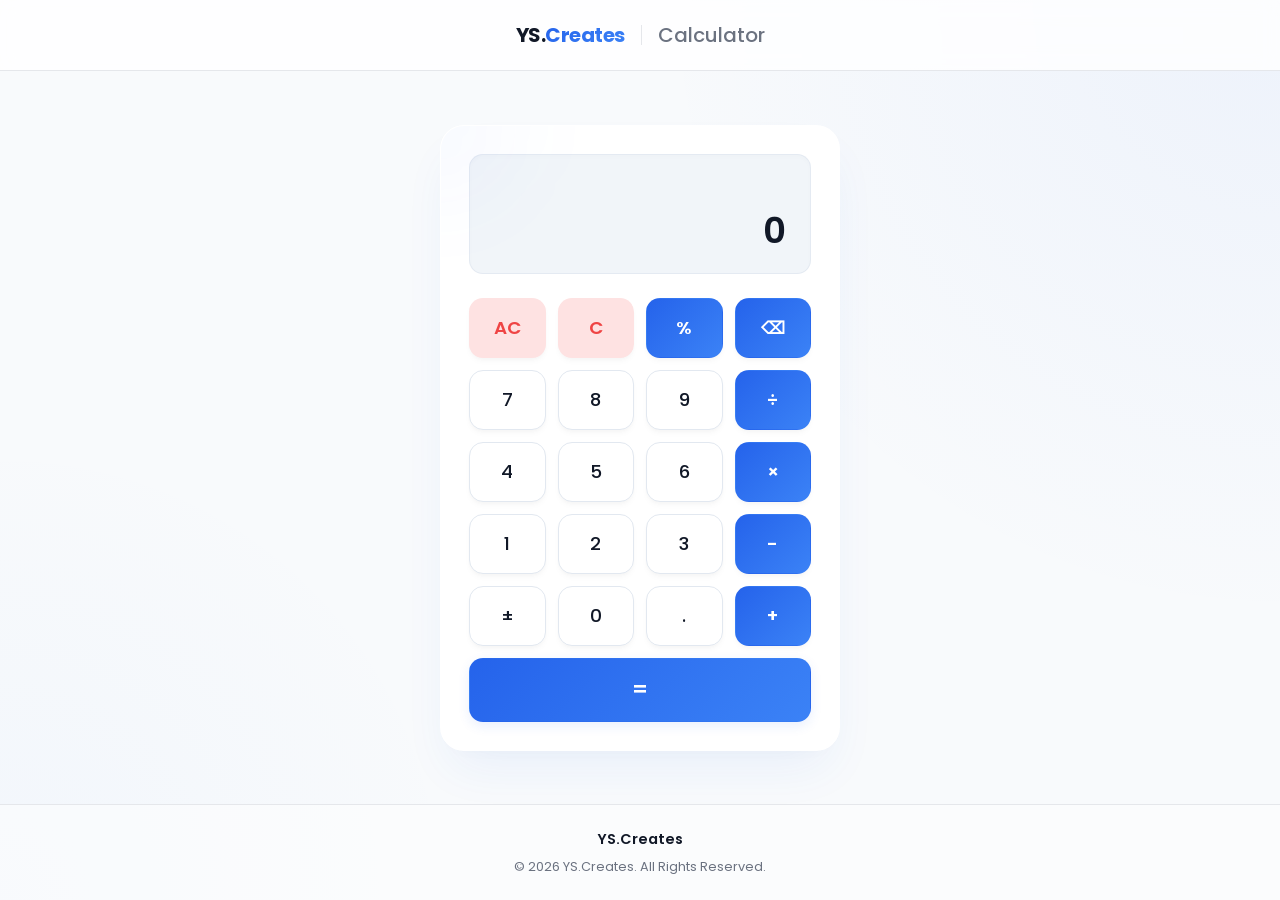
<file: Calculator/index.html>
<!DOCTYPE html>
<html lang="en">
<head>
  <meta charset="UTF-8">
  <meta name="viewport" content="width=device-width, initial-scale=1.0">
  <meta name="description" content="YS.Creates Calculator - A premium, modern, elegant, and fully responsive calculator web application. Built with HTML5, CSS3, and Vanilla JavaScript.">
  <title>YS.Creates | Premium Calculator</title>
  <!-- Google Font: Poppins -->
  <link rel="preconnect" href="https://fonts.googleapis.com">
  <link rel="preconnect" href="https://fonts.gstatic.com" crossorigin>
  <link href="https://fonts.googleapis.com/css2?family=Poppins:wght@300;400;500;600;700&display=swap" rel="stylesheet">
  <!-- Stylesheet -->
  <link rel="stylesheet" href="style.css">
</head>
<body>

  <!-- App Header -->
  <header class="app-header">
    <div class="header-container">
      <a href="#" class="logo">YS.<span>Creates</span></a>
      <span class="divider"></span>
      <h1 class="project-title">Calculator</h1>
    </div>
  </header>

  <!-- Main Content Wrapper -->
  <main class="app-main">
    <div class="calculator-container">
      
      <!-- Calculator Card -->
      <div class="calculator-card" id="calculator">
        <!-- Display Screen -->
        <div class="calculator-display">
          <!-- Expression History (Line 1) -->
          <div class="display-history" id="display-history" aria-live="polite"></div>
          <!-- Active Input & Result (Line 2) -->
          <div class="display-input" id="display-input" aria-live="polite">0</div>
        </div>

        <!-- Buttons Grid -->
        <div class="calculator-grid">
          <!-- Row 1: Clears, Percent, Backspace -->
          <button type="button" class="btn btn-clear btn-all-clear" data-action="all-clear">AC</button>
          <button type="button" class="btn btn-clear btn-single-clear" data-action="clear">C</button>
          <button type="button" class="btn btn-operator" data-action="percent">%</button>
          <button type="button" class="btn btn-operator btn-backspace" data-action="backspace" aria-label="Backspace">⌫</button>

          <!-- Row 2: Numbers 7, 8, 9, Operator Division -->
          <button type="button" class="btn btn-number" data-value="7">7</button>
          <button type="button" class="btn btn-number" data-value="8">8</button>
          <button type="button" class="btn btn-number" data-value="9">9</button>
          <button type="button" class="btn btn-operator" data-action="divide">÷</button>

          <!-- Row 3: Numbers 4, 5, 6, Operator Multiplication -->
          <button type="button" class="btn btn-number" data-value="4">4</button>
          <button type="button" class="btn btn-number" data-value="5">5</button>
          <button type="button" class="btn btn-number" data-value="6">6</button>
          <button type="button" class="btn btn-operator" data-action="multiply">×</button>

          <!-- Row 4: Numbers 1, 2, 3, Operator Subtraction -->
          <button type="button" class="btn btn-number" data-value="1">1</button>
          <button type="button" class="btn btn-number" data-value="2">2</button>
          <button type="button" class="btn btn-number" data-value="3">3</button>
          <button type="button" class="btn btn-operator" data-action="subtract">-</button>

          <!-- Row 5: Plus/Minus, Zero, Decimal, Operator Addition -->
          <button type="button" class="btn btn-number" data-action="toggle-sign">±</button>
          <button type="button" class="btn btn-number" data-value="0">0</button>
          <button type="button" class="btn btn-number" data-value=".">.</button>
          <button type="button" class="btn btn-operator" data-action="add">+</button>

          <!-- Row 6: Equals Button (Spans 4 columns) -->
          <button type="button" class="btn btn-equals" data-action="calculate">=</button>
        </div>
      </div>
      
    </div>
  </main>

  <!-- App Footer -->
  <footer class="app-footer">
    <div class="footer-container">
      <p class="footer-brand">YS.Creates</p>
      <p class="footer-copy">&copy; 2026 YS.Creates. All Rights Reserved.</p>
    </div>
  </footer>

  <!-- JavaScript script -->
  <script src="script.js"></script>
</body>
</html>
</file>
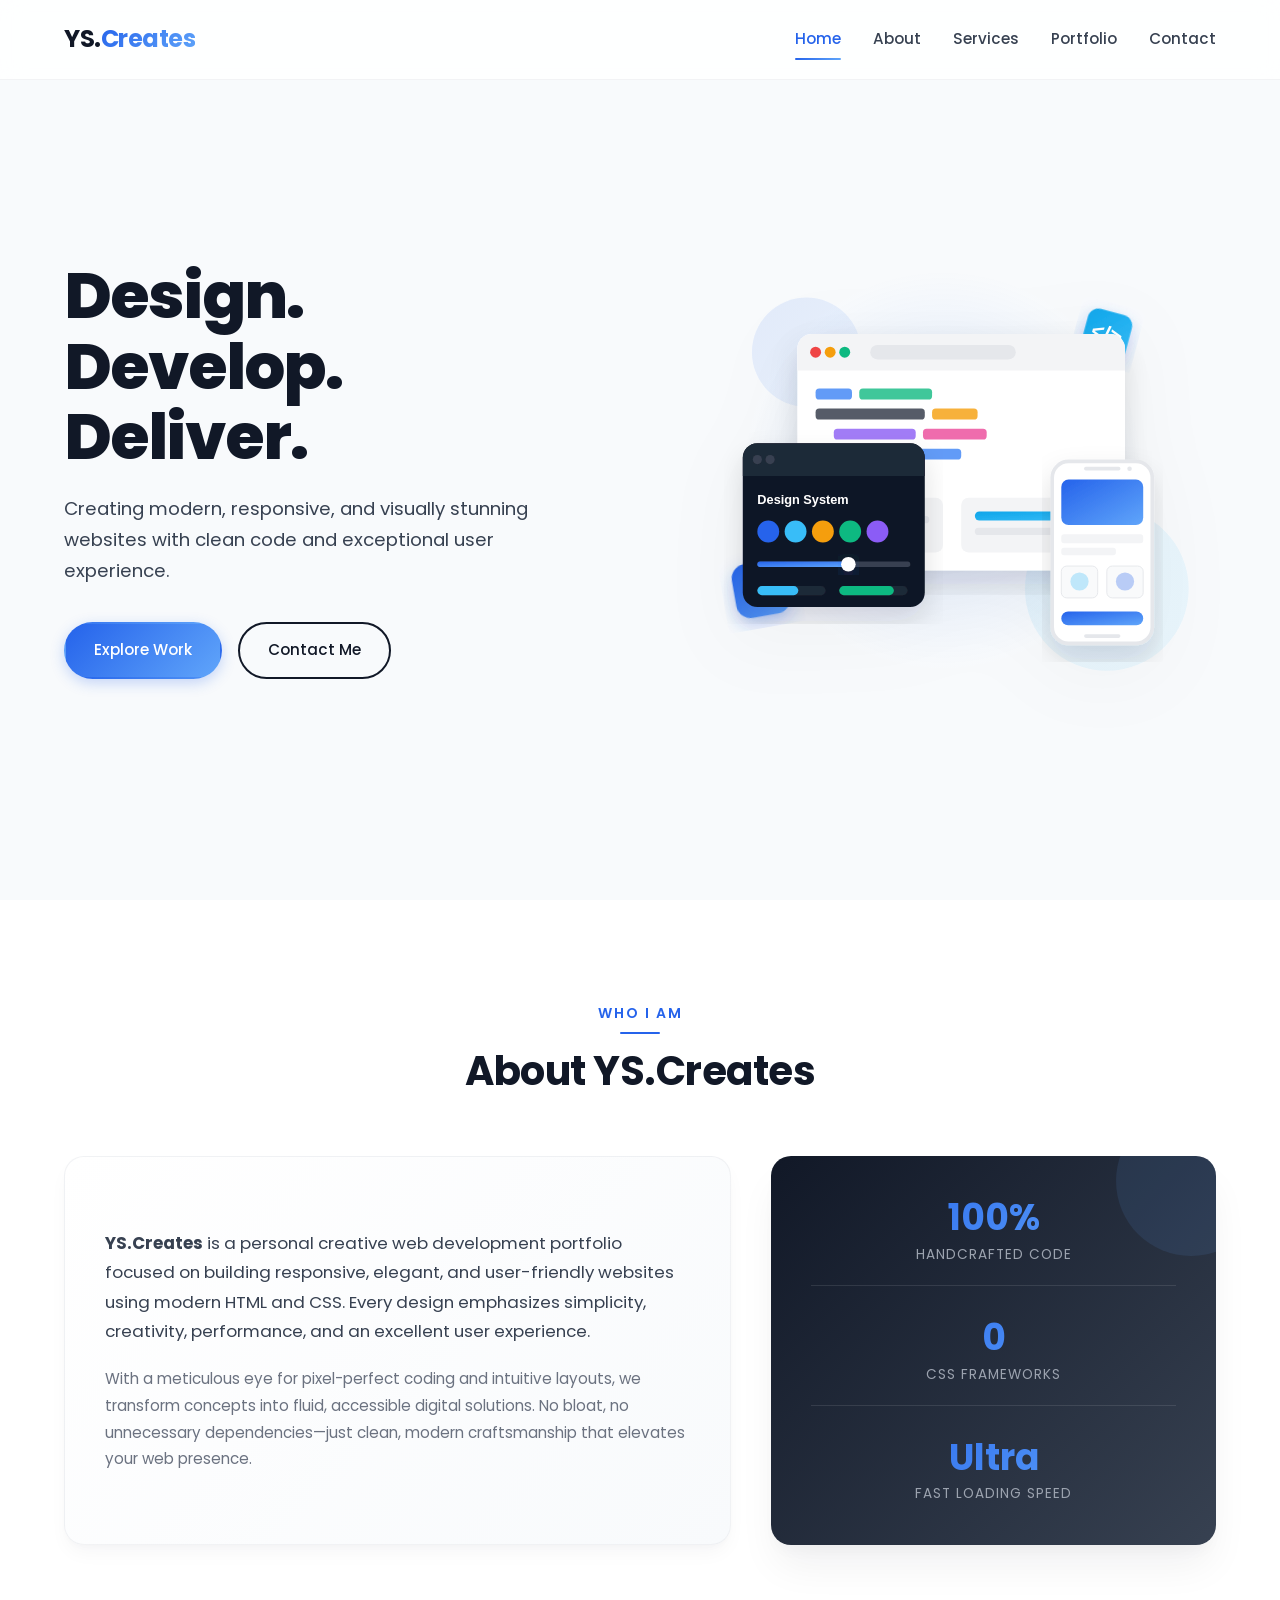
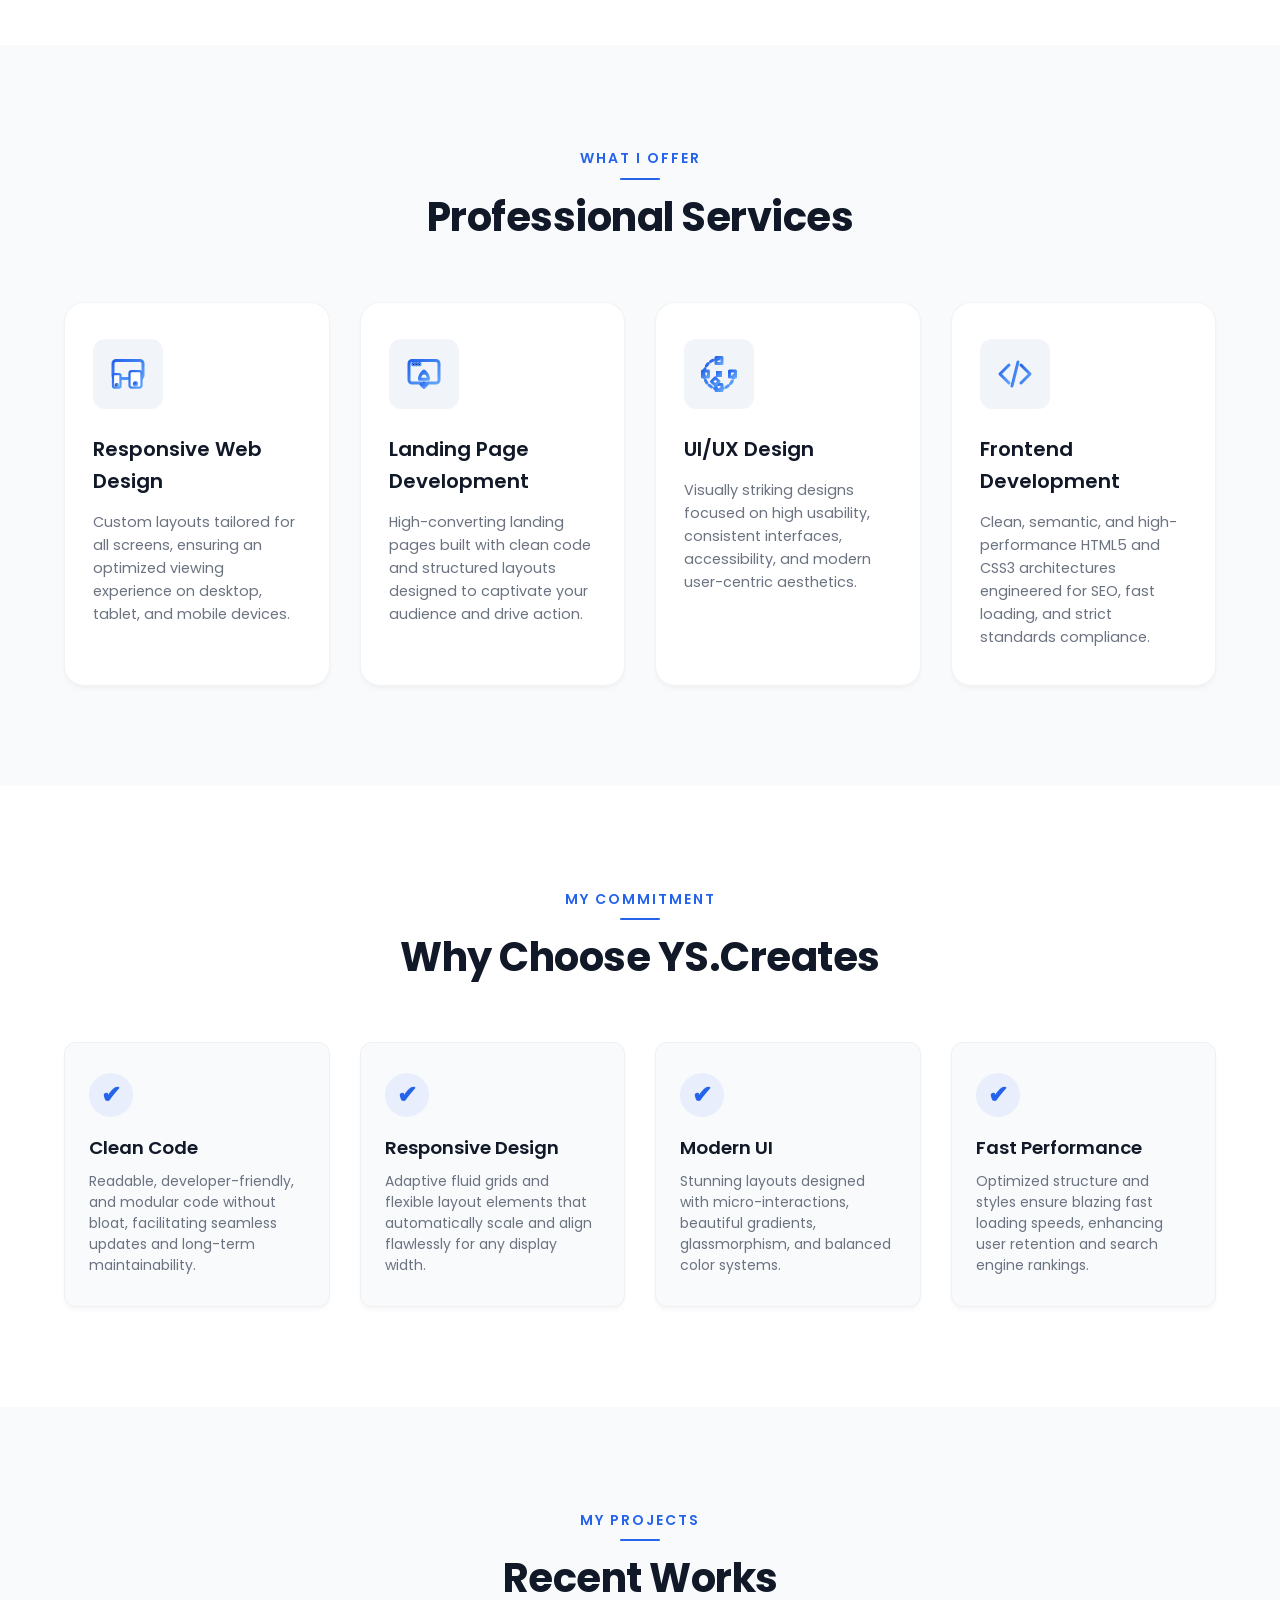
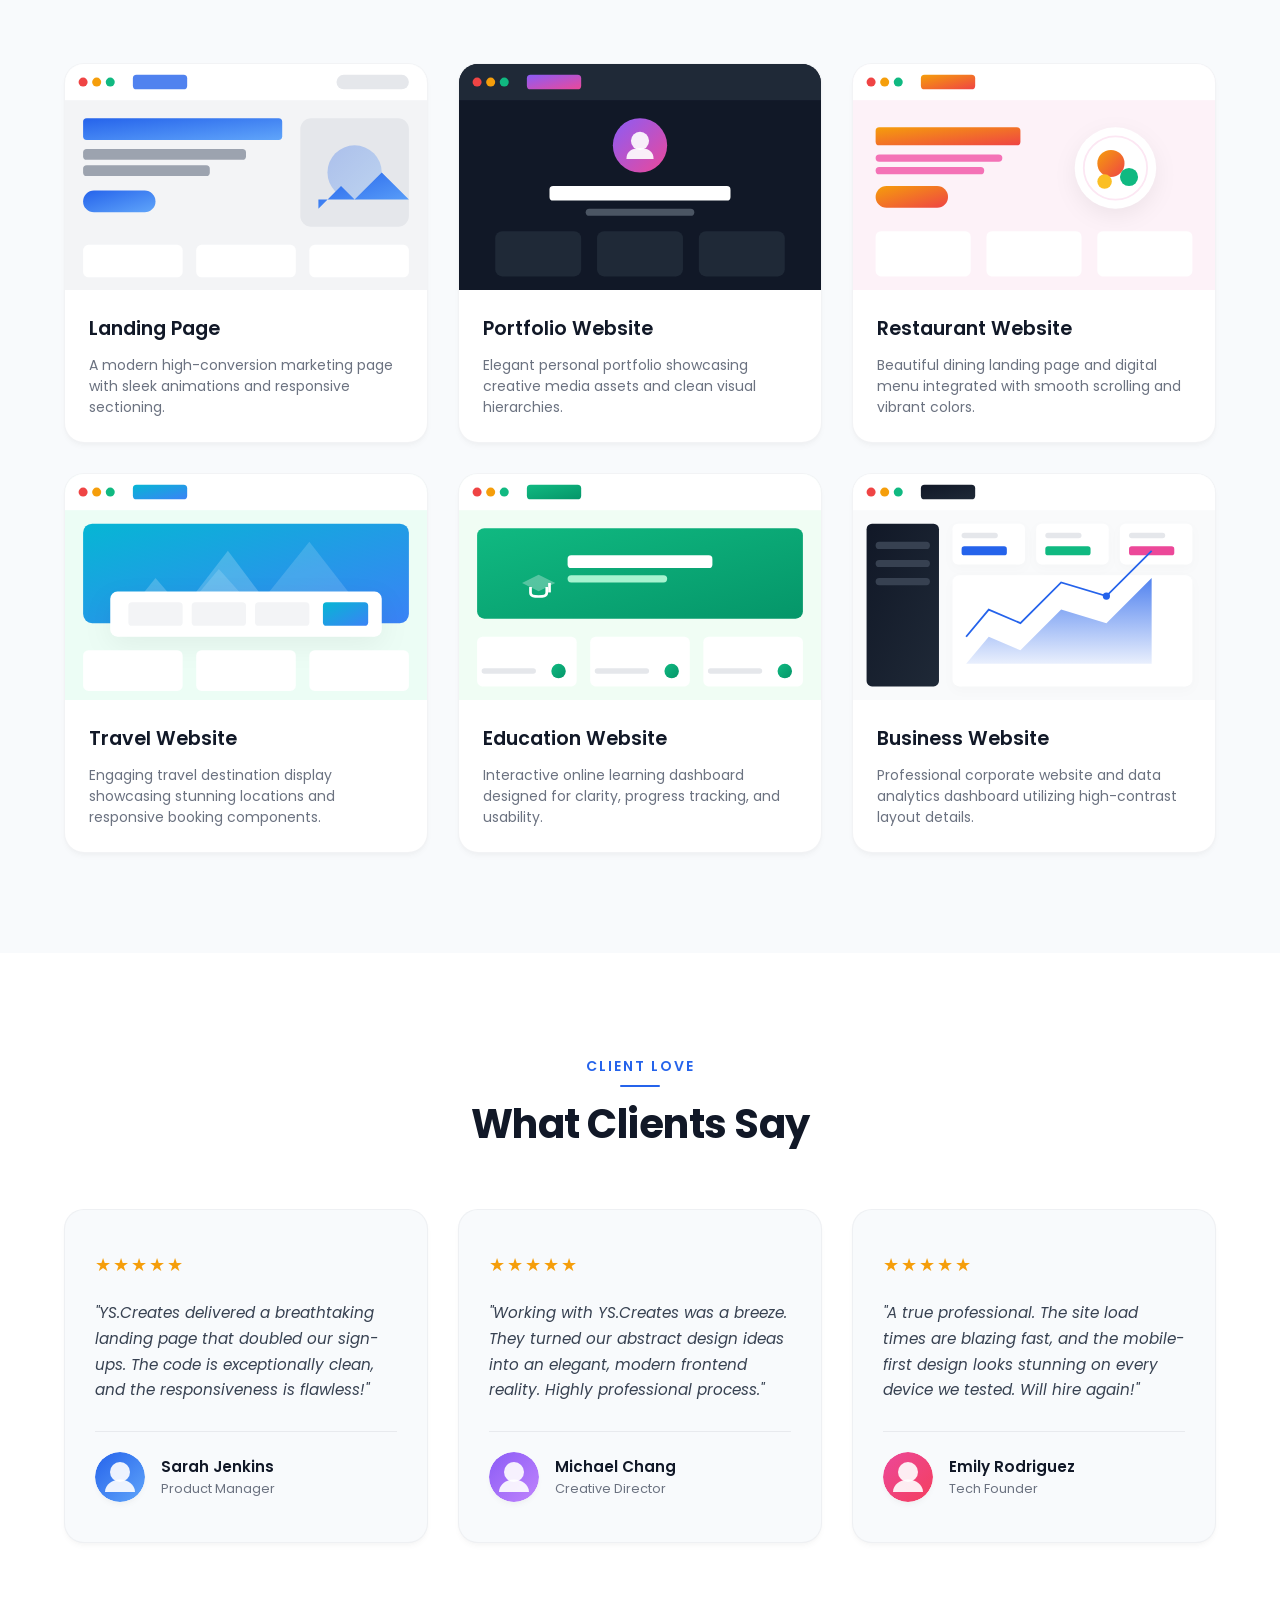
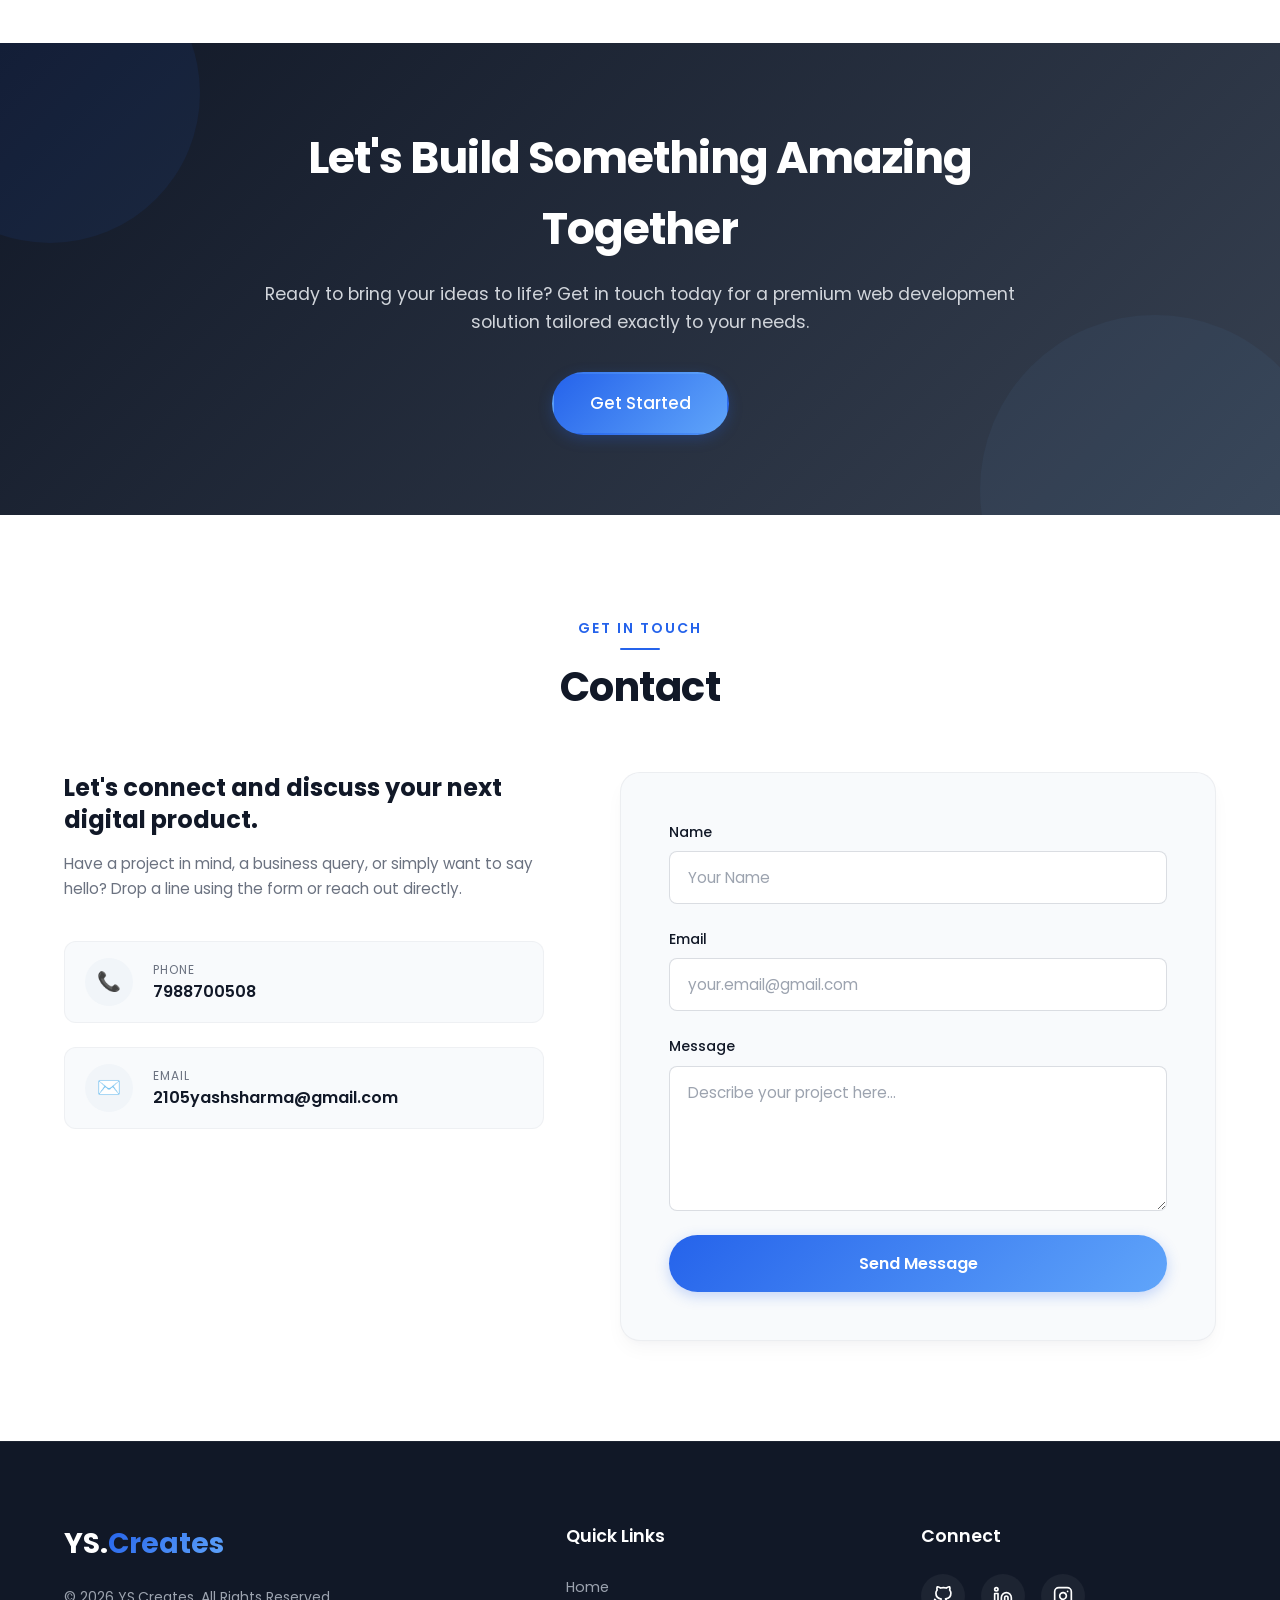
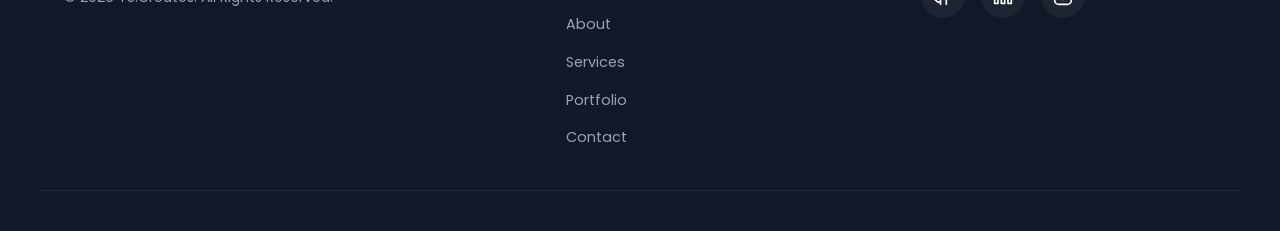
<file: Landing/index.html>
<!DOCTYPE html>
<html lang="en">
<head>
  <meta charset="UTF-8">
  <meta name="viewport" content="width=device-width, initial-scale=1.0">
  <meta name="description" content="YS.Creates - Premium, modern, and fully responsive creative web development portfolio and landing page. Built with clean HTML5 and CSS3.">
  <title>YS.Creates | Premium Web Development & Design</title>
  <!-- Google Font: Poppins -->
  <link rel="preconnect" href="https://fonts.googleapis.com">
  <link rel="preconnect" href="https://fonts.gstatic.com" crossorigin>
  <link href="https://fonts.googleapis.com/css2?family=Poppins:wght@300;400;500;600;700;800&display=swap" rel="stylesheet">
  <!-- Stylesheet -->
  <link rel="stylesheet" href="style.css">
</head>
<body>

  <!-- Sticky Navigation Bar -->
  <header class="navbar">
    <div class="nav-container">
      <a href="#home" class="logo">YS.<span>Creates</span></a>
      
      <!-- Checkbox Hack for Mobile Menu Toggle -->
      <input type="checkbox" id="menu-toggle" class="menu-checkbox">
      <label for="menu-toggle" class="menu-button" aria-label="Toggle menu">
        <span class="hamburger"></span>
      </label>

      <nav class="nav-links">
        <a href="#home" class="nav-link active">Home</a>
        <a href="#about" class="nav-link">About</a>
        <a href="#services" class="nav-link">Services</a>
        <a href="#portfolio" class="nav-link">Portfolio</a>
        <a href="#contact" class="nav-link">Contact</a>
      </nav>
    </div>
  </header>

  <main>
    <!-- Hero Section -->
    <section id="home" class="hero-section">
      <div class="container hero-container">
        <div class="hero-content">
          <h1 class="hero-title">Design.<br>Develop.<br>Deliver.</h1>
          <p class="hero-subheading">Creating modern, responsive, and visually stunning websites with clean code and exceptional user experience.</p>
          <div class="hero-actions">
            <a href="#portfolio" class="btn btn-primary">Explore Work</a>
            <a href="#contact" class="btn btn-secondary">Contact Me</a>
          </div>
        </div>
        <div class="hero-image">
          <img src="assets/illustrations/hero-illustration.svg" alt="Modern Web Development and Design Illustration" class="illustration">
        </div>
      </div>
    </section>

    <!-- About Section -->
    <section id="about" class="about-section">
      <div class="container">
        <div class="section-header">
          <span class="section-tagline">Who I Am</span>
          <h2 class="section-title">About YS.Creates</h2>
        </div>
        <div class="about-grid">
          <div class="about-text-card">
            <p><strong>YS.Creates</strong> is a personal creative web development portfolio focused on building responsive, elegant, and user-friendly websites using modern HTML and CSS. Every design emphasizes simplicity, creativity, performance, and an excellent user experience.</p>
            <p>With a meticulous eye for pixel-perfect coding and intuitive layouts, we transform concepts into fluid, accessible digital solutions. No bloat, no unnecessary dependencies—just clean, modern craftsmanship that elevates your web presence.</p>
          </div>
          <div class="about-stats-card">
            <div class="stat-item">
              <span class="stat-number">100%</span>
              <span class="stat-label">Handcrafted Code</span>
            </div>
            <div class="stat-item">
              <span class="stat-number">0</span>
              <span class="stat-label">CSS Frameworks</span>
            </div>
            <div class="stat-item">
              <span class="stat-number">Ultra</span>
              <span class="stat-label">Fast Loading Speed</span>
            </div>
          </div>
        </div>
      </div>
    </section>

    <!-- Services Section -->
    <section id="services" class="services-section">
      <div class="container">
        <div class="section-header">
          <span class="section-tagline">What I Offer</span>
          <h2 class="section-title">Professional Services</h2>
        </div>
        <div class="services-grid">
          <!-- Card 1 -->
          <div class="service-card">
            <div class="service-icon-wrapper">
              <img src="assets/icons/responsive.svg" alt="Responsive Web Design Icon" class="service-icon">
            </div>
            <h3 class="service-card-title">Responsive Web Design</h3>
            <p class="service-card-description">Custom layouts tailored for all screens, ensuring an optimized viewing experience on desktop, tablet, and mobile devices.</p>
          </div>
          <!-- Card 2 -->
          <div class="service-card">
            <div class="service-icon-wrapper">
              <img src="assets/icons/landing.svg" alt="Landing Page Development Icon" class="service-icon">
            </div>
            <h3 class="service-card-title">Landing Page Development</h3>
            <p class="service-card-description">High-converting landing pages built with clean code and structured layouts designed to captivate your audience and drive action.</p>
          </div>
          <!-- Card 3 -->
          <div class="service-card">
            <div class="service-icon-wrapper">
              <img src="assets/icons/uiux.svg" alt="UI/UX Design Icon" class="service-icon">
            </div>
            <h3 class="service-card-title">UI/UX Design</h3>
            <p class="service-card-description">Visually striking designs focused on high usability, consistent interfaces, accessibility, and modern user-centric aesthetics.</p>
          </div>
          <!-- Card 4 -->
          <div class="service-card">
            <div class="service-icon-wrapper">
              <img src="assets/icons/frontend.svg" alt="Frontend Development Icon" class="service-icon">
            </div>
            <h3 class="service-card-title">Frontend Development</h3>
            <p class="service-card-description">Clean, semantic, and high-performance HTML5 and CSS3 architectures engineered for SEO, fast loading, and strict standards compliance.</p>
          </div>
        </div>
      </div>
    </section>

    <!-- Why Choose Section -->
    <section class="why-choose-section">
      <div class="container">
        <div class="section-header">
          <span class="section-tagline">My Commitment</span>
          <h2 class="section-title">Why Choose YS.Creates</h2>
        </div>
        <div class="features-grid">
          <!-- Feature 1 -->
          <div class="feature-card">
            <div class="feature-marker">✔</div>
            <div class="feature-info">
              <h3 class="feature-title">Clean Code</h3>
              <p class="feature-description">Readable, developer-friendly, and modular code without bloat, facilitating seamless updates and long-term maintainability.</p>
            </div>
          </div>
          <!-- Feature 2 -->
          <div class="feature-card">
            <div class="feature-marker">✔</div>
            <div class="feature-info">
              <h3 class="feature-title">Responsive Design</h3>
              <p class="feature-description">Adaptive fluid grids and flexible layout elements that automatically scale and align flawlessly for any display width.</p>
            </div>
          </div>
          <!-- Feature 3 -->
          <div class="feature-card">
            <div class="feature-marker">✔</div>
            <div class="feature-info">
              <h3 class="feature-title">Modern UI</h3>
              <p class="feature-description">Stunning layouts designed with micro-interactions, beautiful gradients, glassmorphism, and balanced color systems.</p>
            </div>
          </div>
          <!-- Feature 4 -->
          <div class="feature-card">
            <div class="feature-marker">✔</div>
            <div class="feature-info">
              <h3 class="feature-title">Fast Performance</h3>
              <p class="feature-description">Optimized structure and styles ensure blazing fast loading speeds, enhancing user retention and search engine rankings.</p>
            </div>
          </div>
        </div>
      </div>
    </section>

    <!-- Portfolio Section -->
    <section id="portfolio" class="portfolio-section">
      <div class="container">
        <div class="section-header">
          <span class="section-tagline">My Projects</span>
          <h2 class="section-title">Recent Works</h2>
        </div>
        <div class="portfolio-grid">
          <!-- Project 1 -->
          <div class="project-card">
            <div class="project-image-wrapper">
              <img src="assets/images/project1.svg" alt="Landing Page Mockup" class="project-image">
            </div>
            <div class="project-content">
              <h3 class="project-card-title">Landing Page</h3>
              <p class="project-card-description">A modern high-conversion marketing page with sleek animations and responsive sectioning.</p>
            </div>
          </div>
          <!-- Project 2 -->
          <div class="project-card">
            <div class="project-image-wrapper">
              <img src="assets/images/project2.svg" alt="Portfolio Website Mockup" class="project-image">
            </div>
            <div class="project-content">
              <h3 class="project-card-title">Portfolio Website</h3>
              <p class="project-card-description">Elegant personal portfolio showcasing creative media assets and clean visual hierarchies.</p>
            </div>
          </div>
          <!-- Project 3 -->
          <div class="project-card">
            <div class="project-image-wrapper">
              <img src="assets/images/project3.svg" alt="Restaurant Website Mockup" class="project-image">
            </div>
            <div class="project-content">
              <h3 class="project-card-title">Restaurant Website</h3>
              <p class="project-card-description">Beautiful dining landing page and digital menu integrated with smooth scrolling and vibrant colors.</p>
            </div>
          </div>
          <!-- Project 4 -->
          <div class="project-card">
            <div class="project-image-wrapper">
              <img src="assets/images/project4.svg" alt="Travel Website Mockup" class="project-image">
            </div>
            <div class="project-content">
              <h3 class="project-card-title">Travel Website</h3>
              <p class="project-card-description">Engaging travel destination display showcasing stunning locations and responsive booking components.</p>
            </div>
          </div>
          <!-- Project 5 -->
          <div class="project-card">
            <div class="project-image-wrapper">
              <img src="assets/images/project5.svg" alt="Education Website Mockup" class="project-image">
            </div>
            <div class="project-content">
              <h3 class="project-card-title">Education Website</h3>
              <p class="project-card-description">Interactive online learning dashboard designed for clarity, progress tracking, and usability.</p>
            </div>
          </div>
          <!-- Project 6 -->
          <div class="project-card">
            <div class="project-image-wrapper">
              <img src="assets/images/project6.svg" alt="Business Website Mockup" class="project-image">
            </div>
            <div class="project-content">
              <h3 class="project-card-title">Business Website</h3>
              <p class="project-card-description">Professional corporate website and data analytics dashboard utilizing high-contrast layout details.</p>
            </div>
          </div>
        </div>
      </div>
    </section>

    <!-- Testimonials Section -->
    <section class="testimonials-section">
      <div class="container">
        <div class="section-header">
          <span class="section-tagline">Client Love</span>
          <h2 class="section-title">What Clients Say</h2>
        </div>
        <div class="testimonials-grid">
          <!-- Testimonial 1 -->
          <div class="testimonial-card">
            <div class="testimonial-rating">★★★★★</div>
            <p class="testimonial-text">"YS.Creates delivered a breathtaking landing page that doubled our sign-ups. The code is exceptionally clean, and the responsiveness is flawless!"</p>
            <div class="testimonial-user">
              <img src="assets/images/user1.svg" alt="Sarah Jenkins Portrait" class="testimonial-avatar">
              <div class="testimonial-meta">
                <h4 class="testimonial-name">Sarah Jenkins</h4>
                <span class="testimonial-role">Product Manager</span>
              </div>
            </div>
          </div>
          <!-- Testimonial 2 -->
          <div class="testimonial-card">
            <div class="testimonial-rating">★★★★★</div>
            <p class="testimonial-text">"Working with YS.Creates was a breeze. They turned our abstract design ideas into an elegant, modern frontend reality. Highly professional process."</p>
            <div class="testimonial-user">
              <img src="assets/images/user2.svg" alt="Michael Chang Portrait" class="testimonial-avatar">
              <div class="testimonial-meta">
                <h4 class="testimonial-name">Michael Chang</h4>
                <span class="testimonial-role">Creative Director</span>
              </div>
            </div>
          </div>
          <!-- Testimonial 3 -->
          <div class="testimonial-card">
            <div class="testimonial-rating">★★★★★</div>
            <p class="testimonial-text">"A true professional. The site load times are blazing fast, and the mobile-first design looks stunning on every device we tested. Will hire again!"</p>
            <div class="testimonial-user">
              <img src="assets/images/user3.svg" alt="Emily Rodriguez Portrait" class="testimonial-avatar">
              <div class="testimonial-meta">
                <h4 class="testimonial-name">Emily Rodriguez</h4>
                <span class="testimonial-role">Tech Founder</span>
              </div>
            </div>
          </div>
        </div>
      </div>
    </section>

    <!-- Call To Action Section -->
    <section class="cta-section">
      <div class="container cta-container">
        <h2 class="cta-title">Let's Build Something Amazing Together</h2>
        <p class="cta-description">Ready to bring your ideas to life? Get in touch today for a premium web development solution tailored exactly to your needs.</p>
        <a href="#contact" class="btn btn-primary btn-large">Get Started</a>
      </div>
    </section>

    <!-- Contact Section -->
    <section id="contact" class="contact-section">
      <div class="container">
        <div class="section-header">
          <span class="section-tagline">Get In Touch</span>
          <h2 class="section-title">Contact</h2>
        </div>
        <div class="contact-grid">
          <!-- Contact Details -->
          <div class="contact-info">
            <h3 class="contact-subtitle">Let's connect and discuss your next digital product.</h3>
            <p class="contact-desc">Have a project in mind, a business query, or simply want to say hello? Drop a line using the form or reach out directly.</p>
            
            <div class="contact-details-list">
              <div class="contact-detail-item">
                <div class="detail-icon-box">📞</div>
                <div class="detail-content">
                  <span class="detail-label">Phone</span>
                  <a href="tel:7988700508" class="detail-value">7988700508</a>
                </div>
              </div>
              <div class="contact-detail-item">
                <div class="detail-icon-box">✉️</div>
                <div class="detail-content">
                  <span class="detail-label">Email</span>
                  <a href="mailto:2105yashsharma@gmail.com" class="detail-value">2105yashsharma@gmail.com</a>
                </div>
              </div>
            </div>
          </div>
          
          <!-- Contact Form -->
          <div class="contact-form-container">
            <form class="contact-form" onsubmit="event.preventDefault();">
              <div class="form-group">
                <label for="name" class="form-label">Name</label>
                <input type="text" id="name" class="form-input" placeholder="Your Name" required>
              </div>
              <div class="form-group">
                <label for="email" class="form-label">Email</label>
                <input type="email" id="email" class="form-input" placeholder="your.email@gmail.com" required>
              </div>
              <div class="form-group">
                <label for="message" class="form-label">Message</label>
                <textarea id="message" rows="5" class="form-input" placeholder="Describe your project here..." required></textarea>
              </div>
              <button type="submit" class="btn btn-primary btn-submit">Send Message</button>
            </form>
          </div>
        </div>
      </div>
    </section>
  </main>

  <!-- Footer -->
  <footer class="footer">
    <div class="container footer-container">
      <div class="footer-left">
        <a href="#home" class="footer-logo">YS.<span>Creates</span></a>
        <p class="footer-copyright">&copy; 2026 YS.Creates. All Rights Reserved.</p>
      </div>
      <div class="footer-middle">
        <h4 class="footer-title">Quick Links</h4>
        <ul class="footer-links">
          <li><a href="#home">Home</a></li>
          <li><a href="#about">About</a></li>
          <li><a href="#services">Services</a></li>
          <li><a href="#portfolio">Portfolio</a></li>
          <li><a href="#contact">Contact</a></li>
        </ul>
      </div>
      <div class="footer-right">
        <h4 class="footer-title">Connect</h4>
        <div class="social-links">
          <a href="#" class="social-icon" aria-label="GitHub">
            <img src="assets/icons/github.svg" alt="GitHub icon">
          </a>
          <a href="#" class="social-icon" aria-label="LinkedIn">
            <img src="assets/icons/linkedin.svg" alt="LinkedIn icon">
          </a>
          <a href="#" class="social-icon" aria-label="Instagram">
            <img src="assets/icons/instagram.svg" alt="Instagram icon">
          </a>
        </div>
      </div>
    </div>
  </footer>

</body>
</html>
</file>
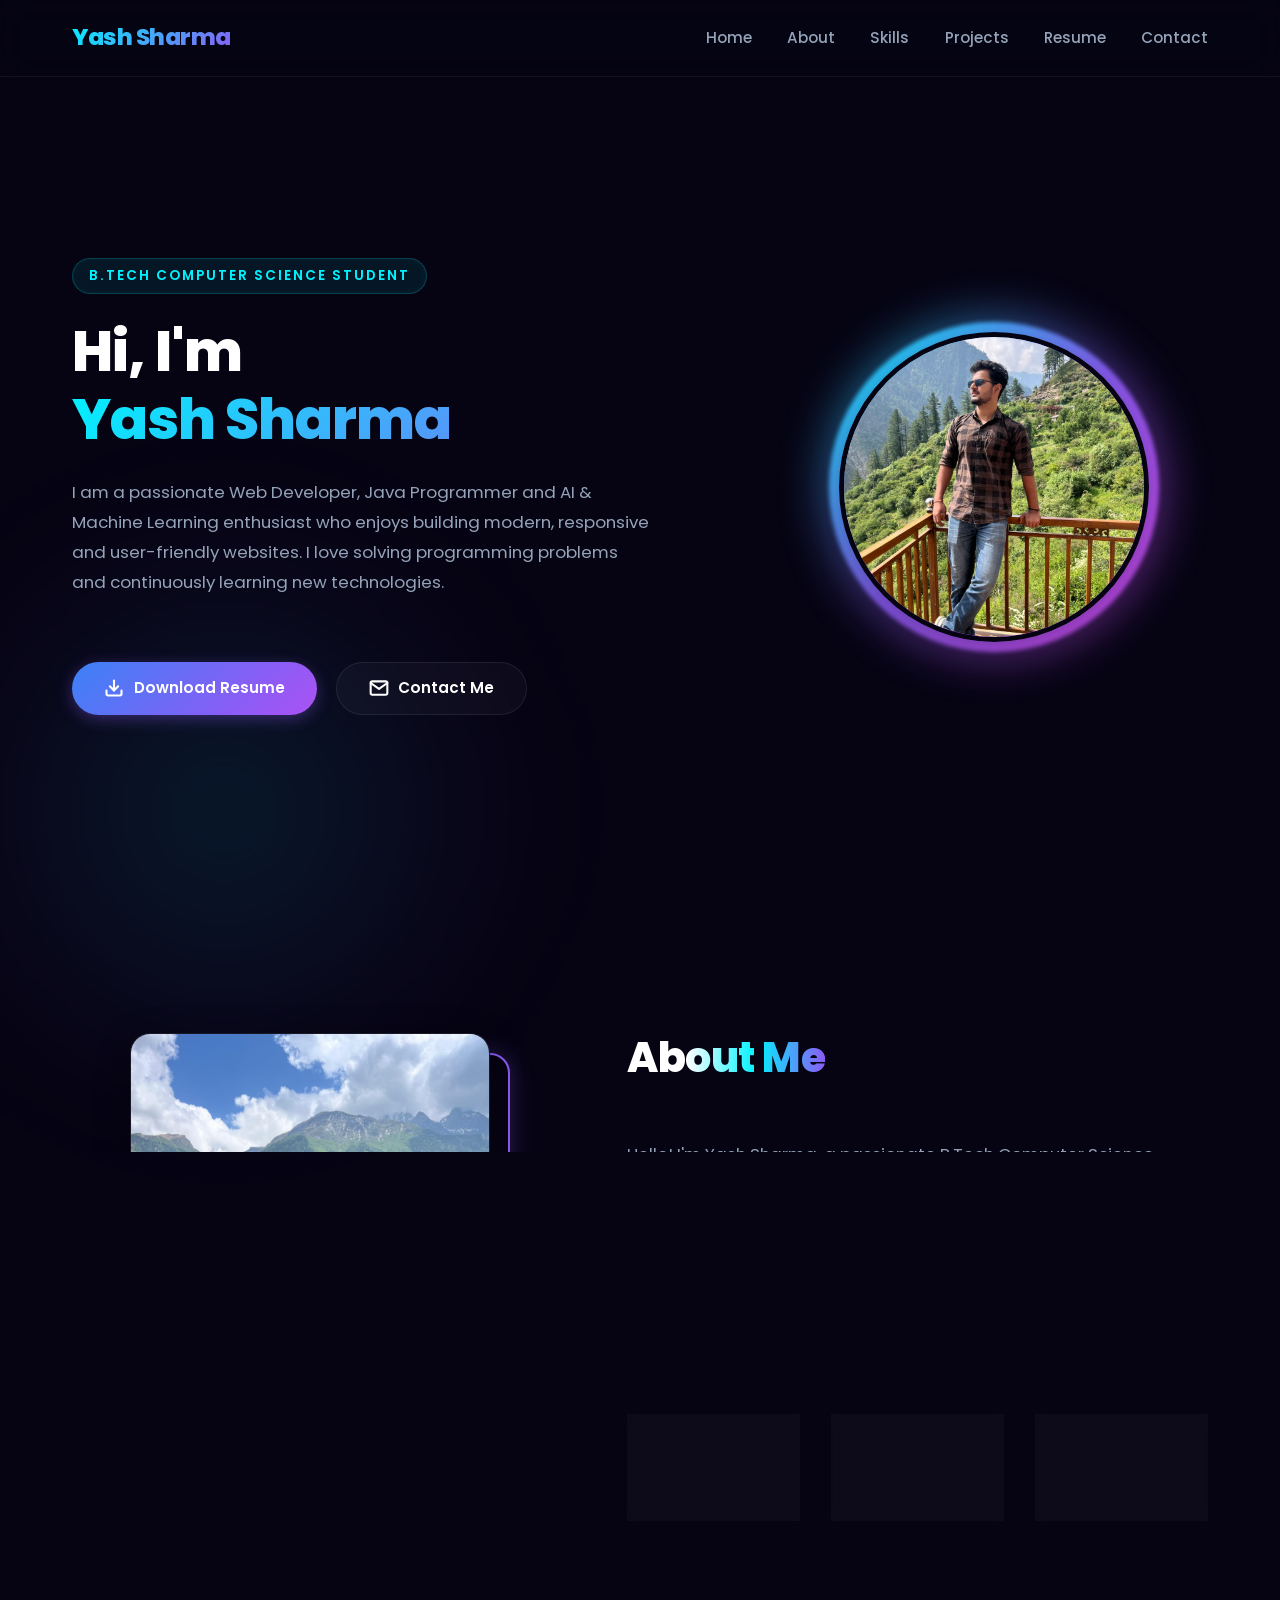
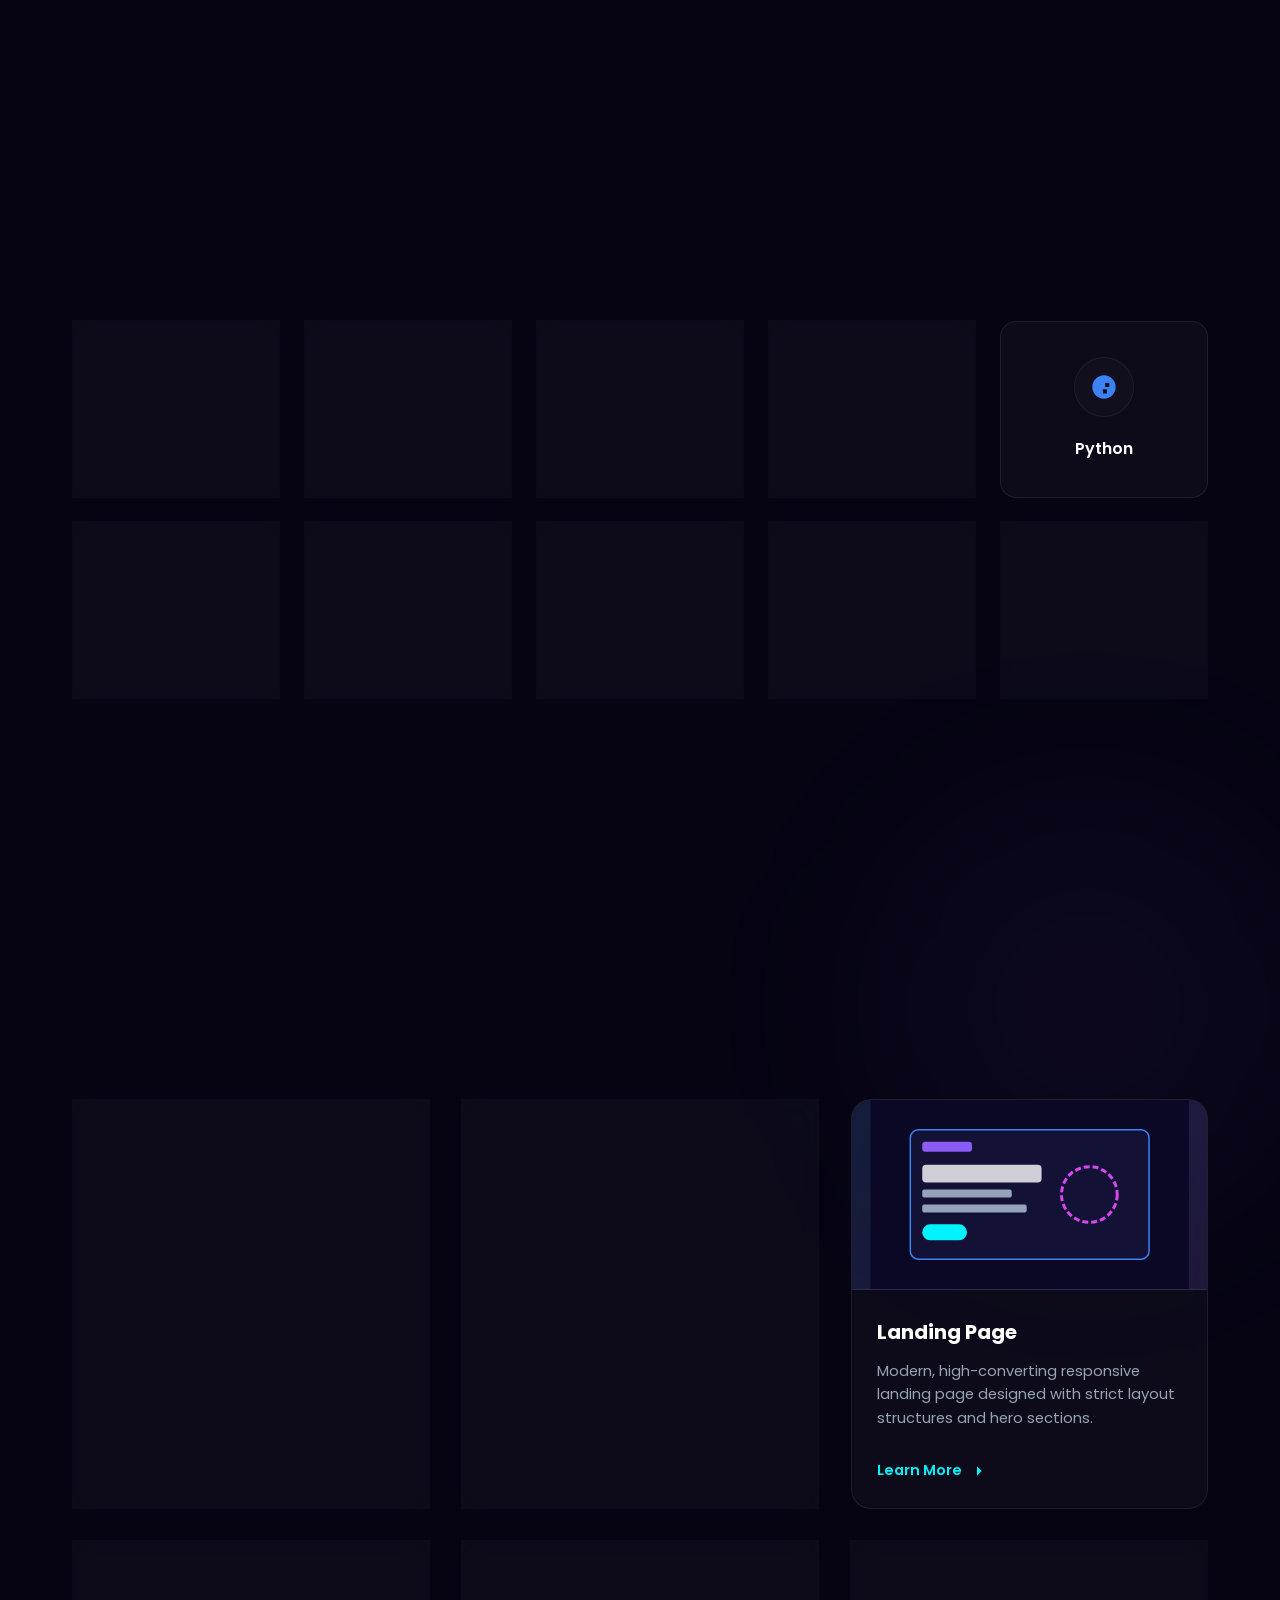
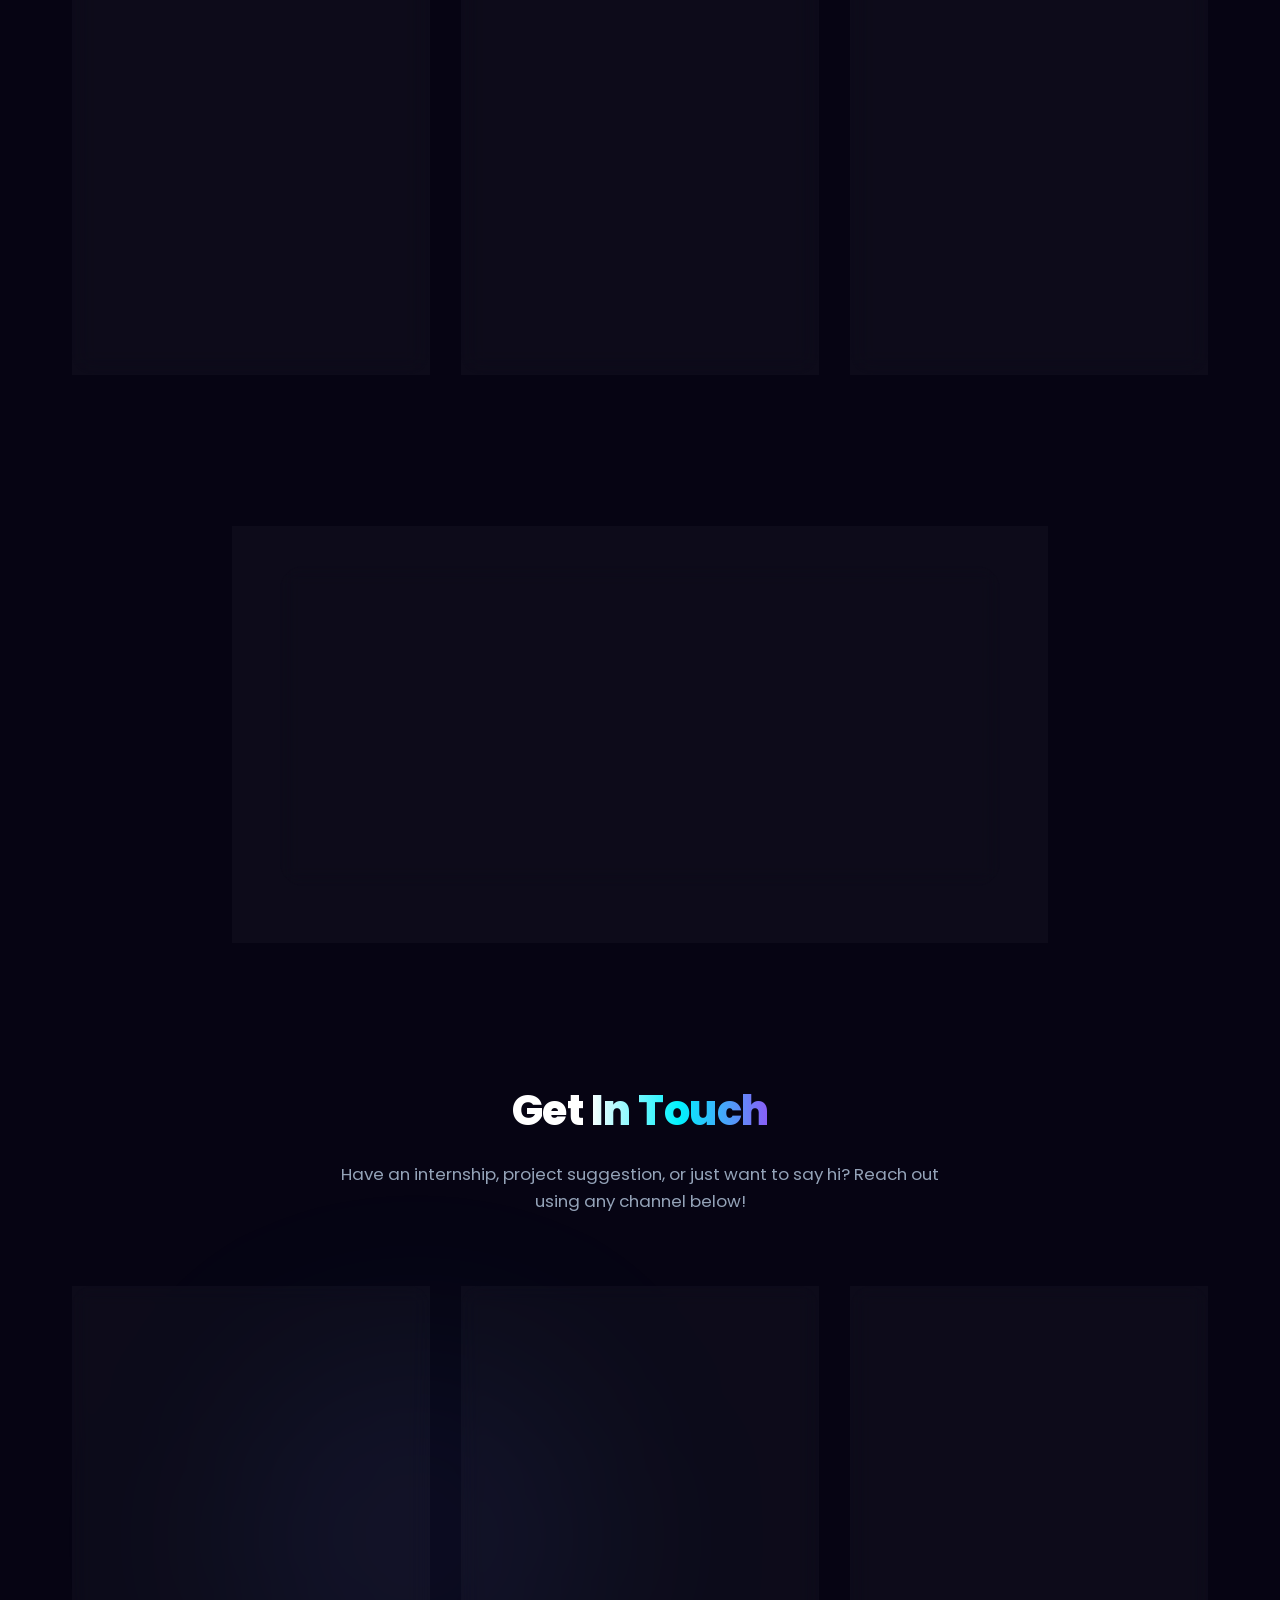
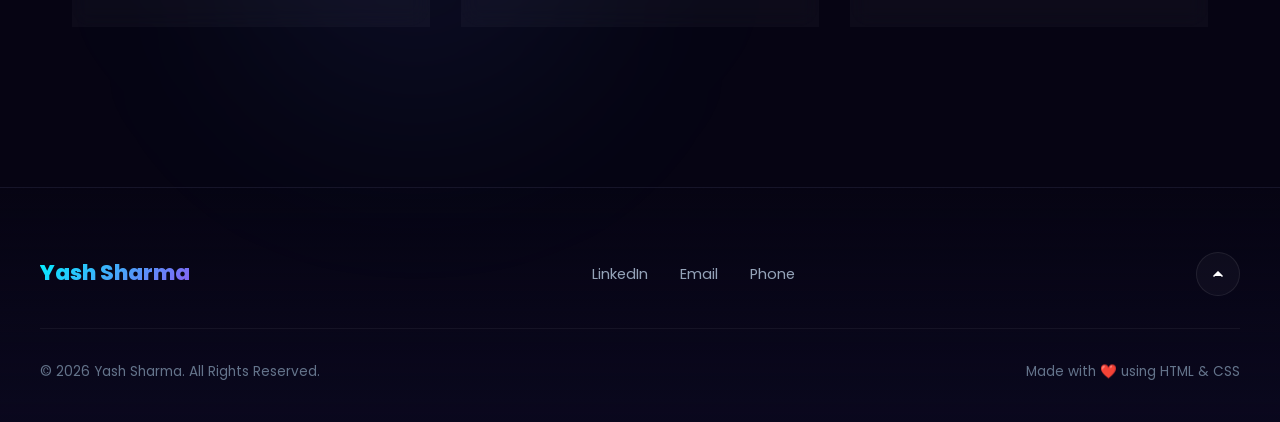
<file: portfolio/index.html>
<!DOCTYPE html>
<html lang="en">
<head>
  <meta charset="UTF-8">
  <meta name="viewport" content="width=device-width, initial-scale=1.0">
  <meta name="description" content="Yash Sharma - B.Tech Computer Science Student & Web Developer Portfolio">
  <title>Yash Sharma | Portfolio</title>
  <link rel="stylesheet" href="style.css">
</head>
<body>

  <!-- Background Ambient Glow Blobs -->
  <div class="ambient-glow">
    <div class="glow-blob-1"></div>
    <div class="glow-blob-2"></div>
    <div class="glow-blob-3"></div>
  </div>

  <!-- Header Section -->
  <header>
    <div class="nav-container">
      <a href="#home" class="logo">Yash Sharma</a>
      <button class="mobile-toggle" aria-label="Toggle navigation" id="mobileToggle">
        <span></span>
        <span></span>
        <span></span>
      </button>
      <nav>
        <ul class="nav-links" id="navLinks">
          <li><a href="#home" class="nav-link active">Home</a></li>
          <li><a href="#about" class="nav-link">About</a></li>
          <li><a href="#skills" class="nav-link">Skills</a></li>
          <li><a href="#projects" class="nav-link">Projects</a></li>
          <li><a href="#resume" class="nav-link">Resume</a></li>
          <li><a href="#contact" class="nav-link">Contact</a></li>
        </ul>
      </nav>
    </div>
  </header>

  <!-- Main Content -->
  <main>
    <!-- Hero Section -->
    <section id="home">
      <div class="hero-content animate-load delay-1">
        <span class="subheading">B.Tech Computer Science Student</span>
        <h1>Hi, I'm <span class="hero-name">Yash Sharma</span></h1>
        <p class="hero-description">
          I am a passionate Web Developer, Java Programmer and AI & Machine Learning enthusiast who enjoys building modern, responsive and user-friendly websites. I love solving programming problems and continuously learning new technologies.
        </p>
        <div class="btn-group animate-load delay-2">
          <a href="Yash Sharma resume.pdf" download="Yash Sharma resume.pdf" class="btn btn-primary">
            <!-- Download Icon -->
            <svg width="20" height="20" viewBox="0 0 24 24" fill="none" stroke="currentColor" stroke-width="2.5" stroke-linecap="round" stroke-linejoin="round"><path d="M21 15v4a2 2 0 0 1-2 2H5a2 2 0 0 1-2-2v-4"></path><polyline points="7 10 12 15 17 10"></polyline><line x1="12" y1="15" x2="12" y2="3"></line></svg>
            Download Resume
          </a>
          <a href="#contact" class="btn btn-secondary">
            <!-- Mail Icon -->
            <svg width="20" height="20" viewBox="0 0 24 24" fill="none" stroke="currentColor" stroke-width="2.5" stroke-linecap="round" stroke-linejoin="round"><path d="M4 4h16c1.1 0 2 .9 2 2v12c0 1.1-.9 2-2 2H4c-1.1 0-2-.9-2-2V6c0-1.1.9-2 2-2z"></path><polyline points="22,6 12,13 2,6"></polyline></svg>
            Contact Me
          </a>
        </div>
      </div>
      <div class="hero-profile-area animate-load delay-3">
        <div class="profile-img-container">
          <img src="profile1.jpeg" alt="Yash Sharma Profile Picture" class="profile-img">
        </div>
      </div>
    </section>

    <!-- About Section -->
    <section id="about">
      <div class="about-img-area">
        <div class="about-img-frame">
          <div class="about-img-container">
            <img src="img2.jpeg" alt="About Yash Sharma">
          </div>
        </div>
      </div>
      <div class="about-content">
        <div class="section-header" style="text-align: left; margin-bottom: 2rem;">
          <h2 class="section-title">About Me</h2>
        </div>
        <p>
          Hello! I'm Yash Sharma, a passionate B.Tech Computer Science student with a strong interest in Web Development, Java Programming, Artificial Intelligence and Software Development.
        </p>
        <p>
          I enjoy creating responsive websites with clean designs and writing efficient code. My goal is to become a highly skilled Software Engineer and continuously improve my technical knowledge while working on real-world projects.
        </p>
        <div class="about-highlights">
          <div class="highlight-box">
            <span class="highlight-num">4.0+</span>
            <span class="highlight-txt">GPA/Tech Drive</span>
          </div>
          <div class="highlight-box">
            <span class="highlight-num">10+</span>
            <span class="highlight-txt">Core Skills</span>
          </div>
          <div class="highlight-box">
            <span class="highlight-num">6+</span>
            <span class="highlight-txt">Key Projects</span>
          </div>
        </div>
      </div>
    </section>

    <!-- Skills Section -->
    <section id="skills">
      <div class="section-header">
        <h2 class="section-title">My Skills</h2>
        <p class="section-subtitle">A curation of languages, tools, and technical frameworks I use to bring modern applications to life.</p>
      </div>
      <div class="skills-grid">
        <!-- Skill 1: HTML5 -->
        <div class="skill-card">
          <div class="skill-icon">
            <svg viewBox="0 0 24 24"><path d="M12 2L2 22l10-4 10 4L12 2z"/></svg>
          </div>
          <span class="skill-name">HTML5</span>
        </div>
        <!-- Skill 2: CSS3 -->
        <div class="skill-card">
          <div class="skill-icon">
            <svg viewBox="0 0 24 24"><path d="M2 2h20l-2 18-8 4-8-4L2 2z"/></svg>
          </div>
          <span class="skill-name">CSS3</span>
        </div>
        <!-- Skill 3: JavaScript -->
        <div class="skill-card">
          <div class="skill-icon">
            <svg viewBox="0 0 24 24"><path d="M3 3h18v18H3V3zm12.5 12.3c0-.8-.6-1.3-1.6-1.7l-.8-.3c-.6-.2-.9-.4-.9-.7s.3-.5.8-.5c.5 0 .8.2.9.6h1.7c-.1-1.1-.9-1.9-2.1-2.1v-1.1h-1.3v1.1c-1.1.2-1.9 1-1.9 2.1s.6 1.3 1.6 1.7l.8.3c.7.3.9.5.9.8s-.4.6-.9.6c-.6 0-1-.3-1.1-.9H9c.1 1.2 1 2 2.1 2.2V20h1.3v-1.2c1.2-.2 2.1-.9 2.1-2.2z"/></svg>
          </div>
          <span class="skill-name">JavaScript</span>
        </div>
        <!-- Skill 4: Java -->
        <div class="skill-card">
          <div class="skill-icon">
            <svg viewBox="0 0 24 24"><path d="M2 15.5v2h20v-2H2zm10-13C8.5 2.5 6 5.5 6 9h12c0-3.5-2.5-6.5-6-6.5zM4 10.5v3h16v-3H4z"/></svg>
          </div>
          <span class="skill-name">Java</span>
        </div>
        <!-- Skill 5: Python -->
        <div class="skill-card">
          <div class="skill-icon">
            <svg viewBox="0 0 24 24"><path d="M12 2C6.48 2 2 6.48 2 12s4.48 10 10 10 10-4.48 10-10S17.52 2 12 2zm-1 15.5v-3.5h3.5v3.5H11zm5.5-5.5h-3.5V8.5h3.5V11.5z"/></svg>
          </div>
          <span class="skill-name">Python</span>
        </div>
        <!-- Skill 6: React -->
        <div class="skill-card">
          <div class="skill-icon">
            <svg viewBox="0 0 24 24"><path d="M12 2C6.47 2 2 6.47 2 12s4.47 10 10 10 10-4.47 10-10S17.53 2 12 2zm4 11H8V8h8v5z"/></svg>
          </div>
          <span class="skill-name">React</span>
        </div>
        <!-- Skill 7: Git -->
        <div class="skill-card">
          <div class="skill-icon">
            <svg viewBox="0 0 24 24"><path d="M19 12c0 1.2-.4 2.3-1 3.2l3-3-3-3c.6.9 1 2 1 2.8zM5 12c0-.9.4-2 1-2.8L3 12.2l3 3c-.6-.9-1-2.1-1-3.2zm7-7c-.9 0-2 .4-2.8 1l3 3 3-3c-.9-.6-2.1-1-3.2-1zm0 14c.9 0 2-.4 2.8-1l-3-3-3 3c.9.6 2.1 1 3.2 1z"/></svg>
          </div>
          <span class="skill-name">Git</span>
        </div>
        <!-- Skill 8: GitHub -->
        <div class="skill-card">
          <div class="skill-icon">
            <svg viewBox="0 0 24 24"><path d="M12 2A10 10 0 0 0 2 12c0 4.42 2.87 8.17 6.84 9.5.5.08.66-.23.66-.5v-1.69c-2.77.6-3.36-1.34-3.36-1.34-.46-1.16-1.11-1.47-1.11-1.47-.9-.62.07-.6.07-.6 1 .07 1.53 1.03 1.53 1.03.9 1.52 2.34 1.07 2.91.83.09-.65.35-1.09.63-1.34-2.22-.25-4.55-1.11-4.55-4.92 0-1.11.38-2 1.03-2.71-.1-.25-.45-1.29.1-2.64 0 0 .84-.27 2.75 1.02.79-.22 1.65-.33 2.5-.33.85 0 1.71.11 2.5.33 1.91-1.29 2.75-1.02 2.75-1.02.55 1.35.2 2.39.1 2.64.65.71 1.03 1.6 1.03 2.71 0 3.82-2.34 4.66-4.57 4.91.36.31.69.92.69 1.85V21c0 .27.16.59.67.5C19.14 20.16 22 16.42 22 12A10 10 0 0 0 12 2z"/></svg>
          </div>
          <span class="skill-name">GitHub</span>
        </div>
        <!-- Skill 9: Responsive Design -->
        <div class="skill-card">
          <div class="skill-icon">
            <svg viewBox="0 0 24 24"><path d="M4 6h16v10H4V6zm-2-2h20v14H2V4zm6 16h8v2H8v-2z"/></svg>
          </div>
          <span class="skill-name">Responsive Design</span>
        </div>
        <!-- Skill 10: Problem Solving -->
        <div class="skill-card">
          <div class="skill-icon">
            <svg viewBox="0 0 24 24"><path d="M12 2C6.48 2 2 6.48 2 12s4.48 10 10 10 10-4.48 10-10S17.52 2 12 2zm1 17h-2v-2h2v2zm2.07-7.75l-.9.92C13.45 12.9 13 13.5 13 15h-2v-.5c0-1.1.45-2.1 1.17-2.83l1.24-1.26c.37-.36.59-.86.59-1.41 0-1.1-.9-2-2-2s-2 .9-2 2H7c0-2.76 2.24-5 5-5s5 2.24 5 5c0 1.04-.42 1.99-1.07 2.75z"/></svg>
          </div>
          <span class="skill-name">Problem Solving</span>
        </div>
      </div>
    </section>

    <!-- Projects Section -->
    <section id="projects">
      <div class="section-header">
        <h2 class="section-title">My Projects</h2>
        <p class="section-subtitle">A collection of custom applications designed with a focus on UI polish, responsiveness, and performance.</p>
      </div>
      <div class="projects-grid">
        <!-- Project 1 -->
        <div class="project-card">
          <div class="project-thumb">
            <!-- Modern Wireframe SVG -->
            <svg class="thumb-artwork" viewBox="0 0 320 190" fill="none" xmlns="http://www.w3.org/2000/svg">
              <rect width="320" height="190" fill="#0b0826"/>
              <circle cx="160" cy="95" r="45" stroke="#3b82f6" stroke-width="2" stroke-dasharray="4 4"/>
              <circle cx="160" cy="95" r="65" stroke="#8b5cf6" stroke-width="1.5" stroke-dasharray="8 4"/>
              <rect x="90" y="70" width="140" height="50" rx="6" stroke="#00f2fe" stroke-width="2"/>
              <line x1="100" y1="85" x2="220" y2="85" stroke="#ffffff" stroke-width="2" stroke-linecap="round"/>
              <line x1="100" y1="100" x2="180" y2="100" stroke="#94a3b8" stroke-width="2" stroke-linecap="round"/>
            </svg>
          </div>
          <div class="project-content">
            <h3 class="project-title">Personal Portfolio Website</h3>
            <p class="project-desc">Responsive personal portfolio showcasing projects and skills with clean HTML5 and modern CSS3 transitions.</p>
            <a href="#home" class="project-btn">
              Learn More
              <svg viewBox="0 0 24 24"><path d="M5 12h14M12 5l7 7-7 7"/></svg>
            </a>
          </div>
        </div>

        <!-- Project 2 -->
        <div class="project-card">
          <div class="project-thumb">
            <!-- Calculator Mockup SVG -->
            <svg class="thumb-artwork" viewBox="0 0 320 190" fill="none" xmlns="http://www.w3.org/2000/svg">
              <rect width="320" height="190" fill="#0b0826"/>
              <rect x="110" y="25" width="100" height="140" rx="12" fill="#131135" stroke="#8b5cf6" stroke-width="2"/>
              <rect x="122" y="38" width="76" height="24" rx="4" fill="#050314" stroke="#00f2fe" stroke-width="1.5"/>
              <circle cx="137" cy="80" r="8" fill="#3b82f6"/>
              <circle cx="160" cy="80" r="8" fill="#3b82f6"/>
              <circle cx="183" cy="80" r="8" fill="#d946ef"/>
              <circle cx="137" cy="103" r="8" fill="#ffffff" fill-opacity="0.1"/>
              <circle cx="160" cy="103" r="8" fill="#ffffff" fill-opacity="0.1"/>
              <circle cx="183" cy="103" r="8" fill="#ffffff" fill-opacity="0.1"/>
              <circle cx="137" cy="126" r="8" fill="#ffffff" fill-opacity="0.1"/>
              <circle cx="160" cy="126" r="8" fill="#ffffff" fill-opacity="0.1"/>
              <circle cx="183" cy="126" r="8" fill="#ffffff" fill-opacity="0.1"/>
            </svg>
          </div>
          <div class="project-content">
            <h3 class="project-title">Calculator</h3>
            <p class="project-desc">A beautiful, dark-themed calculator user interface utilizing linear grids and glowing accent states.</p>
            <a href="#about" class="project-btn">
              Learn More
              <svg viewBox="0 0 24 24"><path d="M5 12h14M12 5l7 7-7 7"/></svg>
            </a>
          </div>
        </div>

        <!-- Project 3 -->
        <div class="project-card">
          <div class="project-thumb">
            <!-- Landing Page Mockup SVG -->
            <svg class="thumb-artwork" viewBox="0 0 320 190" fill="none" xmlns="http://www.w3.org/2000/svg">
              <rect width="320" height="190" fill="#0b0826"/>
              <rect x="40" y="30" width="240" height="130" rx="8" fill="#131135" stroke="#3b82f6" stroke-width="1.5"/>
              <rect x="52" y="42" width="50" height="10" rx="3" fill="#8b5cf6"/>
              <rect x="52" y="65" width="120" height="18" rx="4" fill="#ffffff" fill-opacity="0.8"/>
              <rect x="52" y="90" width="90" height="8" rx="2" fill="#94a3b8"/>
              <rect x="52" y="105" width="105" height="8" rx="2" fill="#94a3b8"/>
              <rect x="52" y="125" width="45" height="16" rx="8" fill="#00f2fe"/>
              <circle cx="220" cy="95" r="28" stroke="#d946ef" stroke-width="3" stroke-dasharray="6 3"/>
            </svg>
          </div>
          <div class="project-content">
            <h3 class="project-title">Landing Page</h3>
            <p class="project-desc">Modern, high-converting responsive landing page designed with strict layout structures and hero sections.</p>
            <a href="#about" class="project-btn">
              Learn More
              <svg viewBox="0 0 24 24"><path d="M5 12h14M12 5l7 7-7 7"/></svg>
            </a>
          </div>
        </div>

        <!-- Project 4 -->
        <div class="project-card">
          <div class="project-thumb">
            <!-- Weather App Mockup SVG -->
            <svg class="thumb-artwork" viewBox="0 0 320 190" fill="none" xmlns="http://www.w3.org/2000/svg">
              <rect width="320" height="190" fill="#0b0826"/>
              <circle cx="160" cy="80" r="25" fill="#3b82f6" fill-opacity="0.3" stroke="#00f2fe" stroke-width="2"/>
              <path d="M145 92c0-8 6.5-14.5 14.5-14.5.3 0 .6 0 .9.1C163.6 71.3 170 66 177.5 66c8.6 0 15.5 6.9 15.5 15.5 0 .7 0 1.4-.2 2.1C198 84.7 202 90.3 202 97c0 8.3-6.7 15-15 15h-42c-8.3 0-10-6.7-10-15z" fill="#ffffff" fill-opacity="0.9" stroke="#8b5cf6" stroke-width="1.5"/>
              <line x1="155" y1="122" x2="151" y2="132" stroke="#00f2fe" stroke-width="2" stroke-linecap="round"/>
              <line x1="167" y1="122" x2="163" y2="132" stroke="#00f2fe" stroke-width="2" stroke-linecap="round"/>
              <line x1="179" y1="122" x2="175" y2="132" stroke="#00f2fe" stroke-width="2" stroke-linecap="round"/>
            </svg>
          </div>
          <div class="project-content">
            <h3 class="project-title">Weather App</h3>
            <p class="project-desc">A graphical weather application interface designed to showcase atmospheric conditions and dynamic forecasts.</p>
            <a href="#about" class="project-btn">
              Learn More
              <svg viewBox="0 0 24 24"><path d="M5 12h14M12 5l7 7-7 7"/></svg>
            </a>
          </div>
        </div>

        <!-- Project 5 -->
        <div class="project-card">
          <div class="project-thumb">
            <!-- To-Do App Mockup SVG -->
            <svg class="thumb-artwork" viewBox="0 0 320 190" fill="none" xmlns="http://www.w3.org/2000/svg">
              <rect width="320" height="190" fill="#0b0826"/>
              <rect x="90" y="35" width="140" height="120" rx="10" fill="#131135" stroke="#8b5cf6" stroke-width="2"/>
              <rect x="105" y="55" width="12" height="12" rx="3" fill="#00f2fe"/>
              <line x1="127" y1="61" x2="205" y2="61" stroke="#ffffff" stroke-width="2" stroke-linecap="round"/>
              <rect x="105" y="85" width="12" height="12" rx="3" fill="#00f2fe"/>
              <line x1="127" y1="91" x2="185" y2="91" stroke="#ffffff" stroke-width="2" stroke-linecap="round"/>
              <rect x="105" y="115" width="12" height="12" rx="3" fill="none" stroke="#94a3b8" stroke-width="2"/>
              <line x1="127" y1="121" x2="195" y2="121" stroke="#94a3b8" stroke-width="2" stroke-linecap="round"/>
            </svg>
          </div>
          <div class="project-content">
            <h3 class="project-title">To-Do App</h3>
            <p class="project-desc">Minimalist, fluid task management interface that tracks progress, lists filters, and manages priorities.</p>
            <a href="#about" class="project-btn">
              Learn More
              <svg viewBox="0 0 24 24"><path d="M5 12h14M12 5l7 7-7 7"/></svg>
            </a>
          </div>
        </div>

        <!-- Project 6 -->
        <div class="project-card">
          <div class="project-thumb">
            <!-- Login Page Mockup SVG -->
            <svg class="thumb-artwork" viewBox="0 0 320 190" fill="none" xmlns="http://www.w3.org/2000/svg">
              <rect width="320" height="190" fill="#0b0826"/>
              <rect x="100" y="30" width="120" height="130" rx="12" fill="#131135" stroke="#d946ef" stroke-width="2"/>
              <circle cx="160" cy="62" r="14" fill="#3b82f6" fill-opacity="0.3" stroke="#3b82f6" stroke-width="2"/>
              <rect x="115" y="90" width="90" height="14" rx="4" fill="#050314" stroke="#border-color" stroke-width="1"/>
              <circle cx="123" cy="97" r="2.5" fill="#94a3b8"/>
              <rect x="115" y="112" width="90" height="14" rx="4" fill="#050314" stroke="#border-color" stroke-width="1"/>
              <circle cx="123" cy="119" r="2.5" fill="#94a3b8"/>
              <rect x="115" y="135" width="90" height="15" rx="7.5" fill="#00f2fe"/>
            </svg>
          </div>
          <div class="project-content">
            <h3 class="project-title">Login Page</h3>
            <p class="project-desc">A premium authentication interface emphasizing responsive centering, glass layout form fields, and security alerts.</p>
            <a href="#about" class="project-btn">
              Learn More
              <svg viewBox="0 0 24 24"><path d="M5 12h14M12 5l7 7-7 7"/></svg>
            </a>
          </div>
        </div>
      </div>
    </section>

    <!-- Resume Section -->
    <section id="resume">
      <div class="resume-box">
        <h2>Resume</h2>
        <p>You can download my latest resume below.</p>
        <a href="Yash Sharma resume.pdf" download="Yash Sharma resume.pdf" class="btn-large">
          <!-- Big Download Icon -->
          <svg width="24" height="24" viewBox="0 0 24 24" fill="none" stroke="currentColor" stroke-width="2.5" stroke-linecap="round" stroke-linejoin="round"><path d="M21 15v4a2 2 0 0 1-2 2H5a2 2 0 0 1-2-2v-4"></path><polyline points="7 10 12 15 17 10"></polyline><line x1="12" y1="15" x2="12" y2="3"></line></svg>
          ⬇ Download Resume
        </a>
      </div>
    </section>

    <!-- Contact Section -->
    <section id="contact">
      <div class="section-header">
        <h2 class="section-title">Get In Touch</h2>
        <p class="section-subtitle">Have an internship, project suggestion, or just want to say hi? Reach out using any channel below!</p>
      </div>
      <div class="contact-grid">
        <!-- Phone Card -->
        <div class="contact-card">
          <div class="contact-icon">
            <svg viewBox="0 0 24 24" fill="none" stroke="currentColor" stroke-width="2" stroke-linecap="round" stroke-linejoin="round"><path d="M22 16.92v3a2 2 0 0 1-2.18 2 19.79 19.79 0 0 1-8.63-3.07 19.5 19.5 0 0 1-6-6 19.79 19.79 0 0 1-3.07-8.67A2 2 0 0 1 4.11 2h3a2 2 0 0 1 2 1.72 12.84 12.84 0 0 0 .7 2.81 2 2 0 0 1-.45 2.11L8.09 9.91a16 16 0 0 0 6 6l1.27-1.27a2 2 0 0 1 2.11-.45 12.84 12.84 0 0 0 2.81.7A2 2 0 0 1 22 16.92z"/></svg>
          </div>
          <h3>Phone</h3>
          <a href="tel:7988700508" class="contact-link">7988700508</a>
        </div>

        <!-- Email Card -->
        <div class="contact-card">
          <div class="contact-icon">
            <svg viewBox="0 0 24 24" fill="none" stroke="currentColor" stroke-width="2" stroke-linecap="round" stroke-linejoin="round"><path d="M4 4h16c1.1 0 2 .9 2 2v12c0 1.1-.9 2-2 2H4c-1.1 0-2-.9-2-2V6c0-1.1.9-2 2-2z"/><polyline points="22,6 12,13 2,6"/></svg>
          </div>
          <h3>Email</h3>
          <a href="mailto:2105yashsharma@gmail.com" class="contact-link">2105yashsharma@gmail.com</a>
        </div>

        <!-- LinkedIn Card -->
        <div class="contact-card">
          <div class="contact-icon">
            <svg viewBox="0 0 24 24" fill="none" stroke="currentColor" stroke-width="2" stroke-linecap="round" stroke-linejoin="round"><path d="M16 8a6 6 0 0 1 6 6v7h-4v-7a2 2 0 0 0-2-2 2 2 0 0 0-2 2v7h-4v-7a6 6 0 0 1 6-6z"/><rect x="2" y="9" width="4" height="12"/><circle cx="4" cy="4" r="2"/></svg>
          </div>
          <h3>LinkedIn</h3>
          <a href="https://www.linkedin.com/in/yash-sharma-356789322" target="_blank" rel="noopener noreferrer" class="contact-link" id="linkedinUrl">https://www.linkedin.com/in/yash-sharma-356789322</a>
          <button class="btn-copy" id="copyBtn" onclick="copyLinkedIn()">
            <svg viewBox="0 0 24 24" fill="none" stroke="currentColor" stroke-width="2" stroke-linecap="round" stroke-linejoin="round"><rect x="9" y="9" width="13" height="13" rx="2" ry="2"/><path d="M5 15H4a2 2 0 0 1-2-2V4a2 2 0 0 1 2-2h9a2 2 0 0 1 2 2v1"/></svg>
            Copy LinkedIn Link
          </button>
        </div>
      </div>
    </section>
  </main>

  <!-- Footer Section -->
  <footer>
    <div class="footer-container">
      <div class="footer-top">
        <div class="footer-logo">Yash Sharma</div>
        <ul class="footer-links">
          <li><a href="https://www.linkedin.com/in/yash-sharma-356789322" target="_blank" rel="noopener noreferrer">LinkedIn</a></li>
          <li><a href="mailto:2105yashsharma@gmail.com">Email</a></li>
          <li><a href="tel:7988700508">Phone</a></li>
        </ul>
        <a href="#home" class="btn-top" aria-label="Scroll back to top">
          <svg viewBox="0 0 24 24" fill="none" stroke="currentColor" stroke-width="2.5" stroke-linecap="round" stroke-linejoin="round"><polyline points="18 15 12 9 6 15"/></svg>
        </a>
      </div>
      <div class="footer-bottom">
        <span>&copy; 2026 Yash Sharma. All Rights Reserved.</span>
        <span>Made with ❤️ using HTML &amp; CSS</span>
      </div>
    </div>
  </footer>

  <!-- Script for Interactivity -->
  <script>
    // Copy LinkedIn Link functionality
    function copyLinkedIn() {
      const urlText = document.getElementById('linkedinUrl').href;
      navigator.clipboard.writeText(urlText).then(() => {
        const btn = document.getElementById('copyBtn');
        const originalHTML = btn.innerHTML;
        btn.classList.add('copied');
        btn.innerHTML = `
          <svg viewBox="0 0 24 24" fill="none" stroke="currentColor" stroke-width="2.5" stroke-linecap="round" stroke-linejoin="round" style="width:14px; height:14px; fill:none;"><polyline points="20 6 9 17 4 12"/></svg>
          Copied!
        `;
        setTimeout(() => {
          btn.classList.remove('copied');
          btn.innerHTML = originalHTML;
        }, 2000);
      }).catch(err => {
        console.error('Failed to copy text: ', err);
      });
    }

    // Responsive Mobile Menu Toggle
    const mobileToggle = document.getElementById('mobileToggle');
    const navLinks = document.getElementById('navLinks');

    mobileToggle.addEventListener('click', () => {
      navLinks.classList.toggle('active');
      mobileToggle.classList.toggle('open');
    });

    // Close Menu on Link Click and Update Active Link
    const links = document.querySelectorAll('.nav-links a');
    links.forEach(link => {
      link.addEventListener('click', (e) => {
        navLinks.classList.remove('active');
        mobileToggle.classList.remove('open');
        
        links.forEach(l => l.classList.remove('active'));
        link.classList.add('active');
      });
    });

    // Highlight menu links on scroll
    window.addEventListener('scroll', () => {
      let current = '';
      const sections = document.querySelectorAll('section');
      const scrollPos = window.scrollY + 120; // offset header height

      sections.forEach(section => {
        const sectionTop = section.offsetTop;
        const sectionHeight = section.clientHeight;
        if (scrollPos >= sectionTop && scrollPos < sectionTop + sectionHeight) {
          current = section.getAttribute('id');
        }
      });

      if (current) {
        links.forEach(link => {
          link.classList.remove('active');
          if (link.getAttribute('href') === `#${current}`) {
            link.classList.add('active');
          }
        });
      }
    });
  </script>
</body>
</html>
</file>
<file: Calculator/style.css>
/* ==========================================================================
   YS.Creates Calculator Web Application Style Sheet
   Premium Light Theme, Modern, Elegant, and Fully Responsive (HTML5/CSS3 Only)
   ========================================================================== */

/* --------------------------------------------------------------------------
   1. Design System & Variables
   -------------------------------------------------------------------------- */
:root {
  --primary: #2563EB;
  --primary-dark: #1D4ED8;
  --accent: #3B82F6;
  --background: #F8FAFC;
  --card-bg: #FFFFFF;
  --text-main: #111827;
  --text-muted: #6B7280;
  --border: #E5E7EB;
  
  /* Specialized Button Colors */
  --clear-bg: #FEE2E2;
  --clear-text: #EF4444;
  --clear-hover: #FCA5A5;
  
  --number-bg: #FFFFFF;
  --number-text: #111827;
  --number-border: #E2E8F0;
  --number-hover: #F1F5F9;

  /* Gradients */
  --blue-gradient: linear-gradient(135deg, #2563EB, #3B82F6);
  --blue-gradient-hover: linear-gradient(135deg, #1D4ED8, #2563EB);
  --body-gradient: radial-gradient(circle at top right, rgba(37, 99, 235, 0.05), transparent 40%),
                   radial-gradient(circle at bottom left, rgba(59, 130, 246, 0.03), transparent 30%);

  /* Shadows */
  --shadow-sm: 0 4px 6px -1px rgba(0, 0, 0, 0.03), 0 2px 4px -1px rgba(0, 0, 0, 0.02);
  --shadow-md: 0 10px 20px -3px rgba(17, 24, 39, 0.04), 0 4px 6px -2px rgba(17, 24, 39, 0.02);
  --shadow-card: 0 25px 50px -12px rgba(37, 99, 235, 0.08), 0 10px 20px -5px rgba(0, 0, 0, 0.02);
  --shadow-button: 0 4px 12px rgba(37, 99, 235, 0.1);
  --shadow-button-hover: 0 6px 16px rgba(37, 99, 235, 0.2);

  /* Constants */
  --radius-sm: 8px;
  --radius-md: 14px;
  --radius-lg: 24px;
  --radius-pill: 9999px;
  --transition: all 0.25s cubic-bezier(0.4, 0, 0.2, 1);
}

/* --------------------------------------------------------------------------
   2. Reset & Typography Setup
   -------------------------------------------------------------------------- */
*, *::before, *::after {
  box-sizing: border-box;
  margin: 0;
  padding: 0;
}

body {
  font-family: 'Poppins', sans-serif;
  background-color: var(--background);
  background-image: var(--body-gradient);
  background-attachment: fixed;
  color: var(--text-main);
  min-height: 100vh;
  display: flex;
  flex-direction: column;
  -webkit-font-smoothing: antialiased;
  -moz-osx-font-smoothing: grayscale;
}

/* --------------------------------------------------------------------------
   3. Header Section
   -------------------------------------------------------------------------- */
.app-header {
  padding: 20px 0;
  border-bottom: 1px solid var(--border);
  background-color: rgba(255, 255, 255, 0.8);
  backdrop-filter: blur(10px);
  position: sticky;
  top: 0;
  z-index: 100;
}

.header-container {
  max-width: 1200px;
  margin: 0 auto;
  padding: 0 24px;
  display: flex;
  align-items: center;
  justify-content: center;
  gap: 16px;
}

.logo {
  font-size: 1.25rem;
  font-weight: 700;
  color: var(--text-main);
  text-decoration: none;
  letter-spacing: -0.5px;
}

.logo span {
  background: var(--blue-gradient);
  -webkit-background-clip: text;
  -webkit-text-fill-color: transparent;
}

.divider {
  width: 1px;
  height: 20px;
  background-color: var(--border);
  display: block;
}

.project-title {
  font-size: 1.25rem;
  font-weight: 500;
  color: var(--text-muted);
}

/* --------------------------------------------------------------------------
   4. Main Content Area & Calculator Card
   -------------------------------------------------------------------------- */
.app-main {
  flex: 1;
  display: flex;
  align-items: center;
  justify-content: center;
  padding: 40px 24px;
}

.calculator-container {
  width: 100%;
  max-width: 400px;
  animation: cardFadeIn 0.6s cubic-bezier(0.16, 1, 0.3, 1) forwards;
}

/* Calculator Card */
.calculator-card {
  background-color: var(--card-bg);
  border: 1px solid rgba(255, 255, 255, 0.8);
  border-radius: var(--radius-lg);
  padding: 28px;
  box-shadow: var(--shadow-card);
  backdrop-filter: blur(20px);
  position: relative;
  overflow: hidden;
}

/* Soft Decorative Glow behind Card */
.calculator-card::before {
  content: '';
  position: absolute;
  top: -80px;
  left: -80px;
  width: 160px;
  height: 160px;
  background-color: rgba(37, 99, 235, 0.03);
  border-radius: 50%;
  filter: blur(40px);
  pointer-events: none;
}

/* --------------------------------------------------------------------------
   5. Calculator Display
   -------------------------------------------------------------------------- */
.calculator-display {
  background-color: #F1F5F9;
  border-radius: var(--radius-md);
  padding: 20px 24px;
  margin-bottom: 24px;
  display: flex;
  flex-direction: column;
  justify-content: space-between;
  height: 120px;
  border: 1px solid rgba(226, 232, 240, 0.8);
  box-shadow: inset 0 2px 4px rgba(0, 0, 0, 0.015);
  overflow: hidden;
}

.display-history {
  font-size: 0.875rem;
  font-weight: 400;
  color: var(--text-muted);
  text-align: right;
  min-height: 22px;
  white-space: nowrap;
  overflow-x: auto;
  overflow-y: hidden;
  scrollbar-width: none; /* Firefox */
}

.display-history::-webkit-scrollbar {
  display: none; /* Safari and Chrome */
}

.display-input {
  font-size: 2.25rem;
  font-weight: 600;
  color: var(--text-main);
  text-align: right;
  white-space: nowrap;
  overflow-x: auto;
  overflow-y: hidden;
  scrollbar-width: none;
  line-height: 1.2;
  transition: font-size 0.15s ease;
}

.display-input::-webkit-scrollbar {
  display: none;
}

/* --------------------------------------------------------------------------
   6. Buttons Grid Layout
   -------------------------------------------------------------------------- */
.calculator-grid {
  display: grid;
  grid-template-columns: repeat(4, 1fr);
  gap: 12px;
}

/* Base Button Styling */
.btn {
  font-family: 'Poppins', sans-serif;
  font-size: 1.15rem;
  font-weight: 500;
  height: 60px;
  border-radius: var(--radius-md);
  border: 1px solid transparent;
  cursor: pointer;
  display: flex;
  align-items: center;
  justify-content: center;
  outline: none;
  transition: var(--transition);
  user-select: none;
}

/* Button Press/Tactile Effect */
.btn:active {
  transform: scale(0.94);
}

/* Focus Ring for accessibility */
.btn:focus-visible {
  outline: 3px solid var(--accent);
  outline-offset: -3px;
}

/* Number Buttons styling */
.btn-number {
  background-color: var(--number-bg);
  color: var(--number-text);
  border-color: var(--number-border);
  box-shadow: var(--shadow-sm);
}

.btn-number:hover {
  background-color: var(--number-hover);
  border-color: #CBD5E1;
}

/* Operator Buttons styling */
.btn-operator {
  background: var(--blue-gradient);
  color: #FFFFFF;
  font-weight: 600;
  box-shadow: var(--shadow-sm);
}

.btn-operator:hover {
  background: var(--blue-gradient-hover);
  box-shadow: var(--shadow-button);
}

/* Backspace custom label size adjustment */
.btn-backspace {
  font-size: 1.05rem;
}

/* Clear Buttons styling (Light Red) */
.btn-clear {
  background-color: var(--clear-bg);
  color: var(--clear-text);
  font-weight: 600;
  box-shadow: var(--shadow-sm);
}

.btn-clear:hover {
  background-color: var(--clear-hover);
  color: #FFFFFF;
}

/* Equal Button styling (attractive, spanning all columns) */
.btn-equals {
  grid-column: span 4;
  background: var(--blue-gradient);
  color: #FFFFFF;
  font-size: 1.35rem;
  font-weight: 600;
  height: 64px;
  border-radius: var(--radius-md);
  box-shadow: var(--shadow-button);
  position: relative;
  overflow: hidden;
  z-index: 1;
}

.btn-equals::before {
  content: '';
  position: absolute;
  top: 0;
  left: 0;
  width: 100%;
  height: 100%;
  background: linear-gradient(135deg, #1D4ED8, #1E40AF);
  opacity: 0;
  z-index: -1;
  transition: opacity 0.3s ease;
}

.btn-equals:hover {
  box-shadow: var(--shadow-button-hover);
  transform: translateY(-1px);
}

.btn-equals:hover::before {
  opacity: 1;
}

.btn-equals:active {
  transform: scale(0.96);
}

/* --------------------------------------------------------------------------
   7. Footer Section
   -------------------------------------------------------------------------- */
.app-footer {
  padding: 24px 0;
  border-top: 1px solid var(--border);
  background-color: rgba(255, 255, 255, 0.5);
  text-align: center;
}

.footer-container {
  display: flex;
  flex-direction: column;
  align-items: center;
  gap: 60px; /* Spacer */
  gap: 8px;
}

.footer-brand {
  font-size: 0.9rem;
  font-weight: 600;
  color: var(--text-main);
}

.footer-copy {
  font-size: 0.8rem;
  color: var(--text-muted);
}

/* --------------------------------------------------------------------------
   8. CSS Animations
   -------------------------------------------------------------------------- */
@keyframes cardFadeIn {
  from {
    opacity: 0;
    transform: translateY(20px);
  }
  to {
    opacity: 1;
    transform: translateY(0);
  }
}

/* --------------------------------------------------------------------------
   9. Mobile & Tablet Responsiveness (Responsive Breakpoints)
   -------------------------------------------------------------------------- */

/* Tablet Viewports and Laptops (Under 768px) */
@media (max-width: 768px) {
  .app-main {
    padding: 30px 16px;
  }
  
  .calculator-card {
    padding: 24px;
  }
}

/* Mobile Portrait Viewports (Under 480px) */
@media (max-width: 480px) {
  .app-header {
    padding: 16px 0;
  }
  
  .header-container {
    gap: 12px;
  }
  
  .logo {
    font-size: 1.1rem;
  }
  
  .project-title {
    font-size: 1.1rem;
  }

  .calculator-card {
    padding: 20px 16px;
    border-radius: var(--radius-md);
  }

  .calculator-display {
    padding: 16px 18px;
    height: 105px;
    margin-bottom: 20px;
  }

  .display-input {
    font-size: 2rem;
  }

  .calculator-grid {
    gap: 10px;
  }

  .btn {
    height: 54px;
    font-size: 1.05rem;
    border-radius: var(--radius-sm);
  }

  .btn-equals {
    height: 56px;
    font-size: 1.2rem;
    border-radius: var(--radius-sm);
  }
}

/* --------------------------------------------------------------------------
   10. Hidden Easter Egg Animations & Styles
   -------------------------------------------------------------------------- */
.egg-rain-message {
  position: fixed;
  top: 50%;
  left: 50%;
  transform: translate(-50%, -50%) scale(0.8);
  background: rgba(255, 255, 255, 0.96);
  border: 2px solid var(--primary);
  box-shadow: 0 20px 40px rgba(37, 99, 235, 0.15);
  padding: 18px 36px;
  border-radius: var(--radius-pill);
  font-size: 1.4rem;
  font-weight: 700;
  color: var(--primary);
  z-index: 2000;
  opacity: 0;
  pointer-events: none;
  animation: eggMessagePopup 4.5s cubic-bezier(0.175, 0.885, 0.32, 1.275) forwards;
  text-align: center;
  white-space: nowrap;
}

.raining-egg {
  position: fixed;
  top: -60px;
  z-index: 1500;
  pointer-events: none;
  font-size: var(--egg-size);
  animation: var(--egg-anim) var(--egg-duration) linear var(--egg-delay) forwards;
}

@keyframes eggMessagePopup {
  0% {
    opacity: 0;
    transform: translate(-50%, -50%) scale(0.8);
  }
  10%, 85% {
    opacity: 1;
    transform: translate(-50%, -50%) scale(1);
  }
  100% {
    opacity: 0;
    transform: translate(-50%, -50%) scale(0.95);
  }
}

@keyframes egg-fall-drift {
  0% {
    top: -60px;
    transform: translateX(0) rotate(0deg);
  }
  100% {
    top: 105vh;
    transform: translateX(var(--egg-drift)) rotate(var(--egg-rot));
  }
}

@keyframes egg-fall-bounce {
  0% {
    top: -60px;
    transform: translateX(0) rotate(0deg);
  }
  70% {
    top: var(--bounce-floor);
    transform: translateX(calc(var(--egg-drift) * 0.7)) rotate(calc(var(--egg-rot) * 0.7));
  }
  82% {
    top: calc(var(--bounce-floor) - 100px);
    transform: translateX(calc(var(--egg-drift) * 0.82)) rotate(calc(var(--egg-rot) * 0.82));
  }
  100% {
    top: 105vh;
    transform: translateX(var(--egg-drift)) rotate(var(--egg-rot));
  }
}

@media (max-width: 480px) {
  .egg-rain-message {
    font-size: 1.05rem;
    padding: 12px 20px;
  }
}
</file>
<file: Landing/style.css>
/* ==========================================================================
   YS.Creates Landing Page Style Sheet
   Premium, Modern, Elegant, and Fully Responsive Styling (HTML5/CSS3 Only)
   ========================================================================== */

/* --------------------------------------------------------------------------
   1. Design System & Variables
   -------------------------------------------------------------------------- */
:root {
  /* Color Palette */
  --primary: #2563EB;
  --primary-light: #60A5FA;
  --primary-dark: #1D4ED8;
  --accent: #111827;
  --accent-light: #1F2937;
  --accent-rgb: 17, 24, 39;
  --text-main: #374151;
  --text-muted: #6B7280;
  --bg-primary: #FFFFFF;
  --bg-secondary: #F8FAFC;
  --bg-tertiary: #F1F5F9;
  
  /* Gradients */
  --sky-gradient: linear-gradient(135deg, #2563EB, #60A5FA);
  --accent-gradient: linear-gradient(135deg, #111827, #374151);
  --white-gradient: linear-gradient(135deg, #FFFFFF, #F8FAFC);
  --glass-gradient: linear-gradient(135deg, rgba(255, 255, 255, 0.8), rgba(255, 255, 255, 0.4));
  
  /* Shadow Systems */
  --shadow-sm: 0 4px 6px -1px rgba(0, 0, 0, 0.03), 0 2px 4px -1px rgba(0, 0, 0, 0.02);
  --shadow-md: 0 10px 20px -3px rgba(17, 24, 39, 0.04), 0 4px 6px -2px rgba(17, 24, 39, 0.02);
  --shadow-lg: 0 25px 40px -5px rgba(17, 24, 39, 0.06), 0 10px 15px -5px rgba(17, 24, 39, 0.03);
  --shadow-premium: 0 30px 60px -10px rgba(37, 99, 235, 0.12), 0 10px 20px -5px rgba(37, 99, 235, 0.04);
  
  /* Layout Constants */
  --radius-sm: 8px;
  --radius-md: 12px;
  --radius-lg: 20px;
  --radius-pill: 9999px;
  --transition-fast: 0.2s ease;
  --transition-normal: 0.35s cubic-bezier(0.4, 0, 0.2, 1);
  --transition-slow: 0.6s cubic-bezier(0.4, 0, 0.2, 1);
}

/* --------------------------------------------------------------------------
   2. Reset & Typography Setup
   -------------------------------------------------------------------------- */
*, *::before, *::after {
  box-sizing: border-box;
  margin: 0;
  padding: 0;
}

html {
  scroll-behavior: smooth;
  font-size: 16px;
  -webkit-text-size-adjust: 100%;
}

body {
  font-family: 'Poppins', sans-serif;
  font-weight: 400;
  line-height: 1.6;
  color: var(--text-main);
  background-color: var(--bg-primary);
  overflow-x: hidden;
  text-rendering: optimizeLegibility;
  -webkit-font-smoothing: antialiased;
}

a {
  text-decoration: none;
  color: inherit;
  transition: var(--transition-fast);
}

ul, ol {
  list-style: none;
}

img {
  max-width: 100%;
  height: auto;
  display: block;
}

/* --------------------------------------------------------------------------
   3. Global Layout & Components
   -------------------------------------------------------------------------- */
.container {
  width: 100%;
  max-width: 1200px;
  margin: 0 auto;
  padding: 0 24px;
}

section {
  padding: 100px 0;
  position: relative;
}

/* Section Header */
.section-header {
  text-align: center;
  max-width: 600px;
  margin: 0 auto 60px auto;
}

.section-tagline {
  display: inline-block;
  font-size: 0.875rem;
  font-weight: 600;
  text-transform: uppercase;
  letter-spacing: 2px;
  color: var(--primary);
  margin-bottom: 12px;
  position: relative;
}

.section-tagline::after {
  content: '';
  display: block;
  width: 40px;
  height: 2px;
  background-color: var(--primary);
  margin: 8px auto 0 auto;
  border-radius: var(--radius-pill);
}

.section-title {
  font-size: 2.5rem;
  font-weight: 700;
  color: var(--accent);
  line-height: 1.25;
  letter-spacing: -0.5px;
}

/* Buttons */
.btn {
  display: inline-flex;
  align-items: center;
  justify-content: center;
  font-family: 'Poppins', sans-serif;
  font-weight: 500;
  font-size: 0.95rem;
  padding: 14px 28px;
  border-radius: var(--radius-pill);
  cursor: pointer;
  transition: var(--transition-normal);
  border: 2px solid transparent;
  outline: none;
}

.btn-primary {
  background: var(--sky-gradient);
  color: var(--bg-primary);
  box-shadow: 0 4px 14px rgba(37, 99, 235, 0.25);
}

.btn-primary:hover {
  transform: translateY(-3px);
  box-shadow: var(--shadow-premium);
  background: linear-gradient(135deg, #1D4ED8, #3B82F6);
}

.btn-secondary {
  background-color: transparent;
  border-color: var(--accent);
  color: var(--accent);
}

.btn-secondary:hover {
  background-color: var(--accent);
  color: var(--bg-primary);
  transform: translateY(-3px);
  box-shadow: var(--shadow-md);
}

.btn-large {
  padding: 16px 36px;
  font-size: 1.05rem;
}

/* Focus Indicator for Accessibility */
a:focus-visible, 
button:focus-visible, 
input:focus-visible, 
textarea:focus-visible {
  outline: 3px solid var(--primary-light);
  outline-offset: 3px;
}

/* --------------------------------------------------------------------------
   4. Sticky Navigation Bar
   -------------------------------------------------------------------------- */
.navbar {
  position: fixed;
  top: 0;
  left: 0;
  width: 100%;
  height: 80px;
  z-index: 1000;
  background-color: rgba(255, 255, 255, 0.85);
  backdrop-filter: blur(12px) saturate(180%);
  border-bottom: 1px solid rgba(229, 231, 235, 0.5);
  transition: var(--transition-normal);
}

.nav-container {
  max-width: 1200px;
  height: 100%;
  margin: 0 auto;
  padding: 0 24px;
  display: flex;
  align-items: center;
  justify-content: space-between;
}

/* Logo */
.logo {
  font-size: 1.5rem;
  font-weight: 700;
  color: var(--accent);
  letter-spacing: -0.5px;
}

.logo span {
  background: var(--sky-gradient);
  -webkit-background-clip: text;
  -webkit-text-fill-color: transparent;
}

/* Navigation Links */
.nav-links {
  display: flex;
  gap: 32px;
  align-items: center;
}

.nav-link {
  font-weight: 500;
  font-size: 0.95rem;
  color: var(--text-main);
  padding: 8px 0;
  position: relative;
}

.nav-link:hover {
  color: var(--primary);
}

/* Active Navigation Indicator */
.nav-link::after {
  content: '';
  position: absolute;
  bottom: 0;
  left: 0;
  width: 0;
  height: 2px;
  background: var(--sky-gradient);
  border-radius: var(--radius-pill);
  transition: var(--transition-normal);
}

.nav-link:hover::after,
.nav-link.active::after {
  width: 100%;
}

.nav-link.active {
  color: var(--primary);
}

/* Mobile Menu Checkbox Hack Settings */
.menu-checkbox {
  display: none;
}

.menu-button {
  display: none;
}

/* --------------------------------------------------------------------------
   5. Hero Section
   -------------------------------------------------------------------------- */
.hero-section {
  min-height: 100vh;
  display: flex;
  align-items: center;
  padding: 120px 0 80px 0;
  background-color: var(--bg-secondary);
}

.hero-container {
  display: grid;
  grid-template-columns: 1fr 1fr;
  align-items: center;
  gap: 60px;
}

.hero-content {
  max-width: 540px;
}

.hero-title {
  font-size: 4rem;
  font-weight: 800;
  line-height: 1.1;
  color: var(--accent);
  letter-spacing: -2px;
  margin-bottom: 20px;
  animation: fadeInUp 0.8s ease forwards;
}

.hero-subheading {
  font-size: 1.15rem;
  color: var(--text-main);
  margin-bottom: 36px;
  line-height: 1.7;
  animation: fadeInUp 0.8s ease 0.15s forwards;
  opacity: 0;
  animation-fill-mode: forwards;
}

.hero-actions {
  display: flex;
  gap: 16px;
  animation: fadeInUp 0.8s ease 0.3s forwards;
  opacity: 0;
  animation-fill-mode: forwards;
}

.hero-image {
  position: relative;
  display: flex;
  justify-content: center;
  align-items: center;
  animation: scaleIn 1s cubic-bezier(0.34, 1.56, 0.64, 1) forwards;
}

.hero-image img {
  width: 100%;
  max-width: 550px;
  filter: drop-shadow(0 20px 40px rgba(0,0,0,0.04));
  animation: float 6s ease-in-out infinite;
}

/* --------------------------------------------------------------------------
   6. About Section
   -------------------------------------------------------------------------- */
.about-section {
  background-color: var(--bg-primary);
}

.about-grid {
  display: grid;
  grid-template-columns: 1.2fr 0.8fr;
  gap: 40px;
  align-items: stretch;
}

.about-text-card {
  background: var(--white-gradient);
  border: 1px solid rgba(229, 231, 235, 0.5);
  border-radius: var(--radius-lg);
  padding: 40px;
  box-shadow: var(--shadow-md);
  display: flex;
  flex-direction: column;
  justify-content: center;
}

.about-text-card p {
  font-size: 1.05rem;
  color: var(--text-main);
  margin-bottom: 20px;
  line-height: 1.75;
}

.about-text-card p:last-child {
  margin-bottom: 0;
  font-size: 0.95rem;
  color: var(--text-muted);
}

.about-stats-card {
  background: var(--accent-gradient);
  border-radius: var(--radius-lg);
  padding: 40px;
  color: var(--bg-primary);
  display: flex;
  flex-direction: column;
  justify-content: space-around;
  gap: 30px;
  box-shadow: var(--shadow-lg);
  position: relative;
  overflow: hidden;
}

.about-stats-card::before {
  content: '';
  position: absolute;
  top: -50px;
  right: -50px;
  width: 150px;
  height: 150px;
  background-color: rgba(96, 165, 250, 0.1);
  border-radius: 50%;
  pointer-events: none;
}

.stat-item {
  text-align: center;
  border-bottom: 1px solid rgba(255, 255, 255, 0.1);
  padding-bottom: 20px;
}

.stat-item:last-child {
  border-bottom: none;
  padding-bottom: 0;
}

.stat-number {
  display: block;
  font-size: 2.25rem;
  font-weight: 700;
  background: var(--sky-gradient);
  -webkit-background-clip: text;
  -webkit-text-fill-color: transparent;
  line-height: 1.2;
}

.stat-label {
  display: block;
  font-size: 0.85rem;
  text-transform: uppercase;
  letter-spacing: 1px;
  color: #9CA3AF;
  margin-top: 4px;
}

/* --------------------------------------------------------------------------
   7. Services Section
   -------------------------------------------------------------------------- */
.services-section {
  background-color: var(--bg-secondary);
}

.services-grid {
  display: grid;
  grid-template-columns: repeat(4, 1fr);
  gap: 30px;
}

.service-card {
  background-color: var(--bg-primary);
  border: 1px solid rgba(229, 231, 235, 0.5);
  border-radius: var(--radius-lg);
  padding: 36px 28px;
  box-shadow: var(--shadow-sm);
  transition: var(--transition-normal);
  display: flex;
  flex-direction: column;
  height: 100%;
}

.service-icon-wrapper {
  width: 70px;
  height: 70px;
  border-radius: var(--radius-md);
  background-color: var(--bg-tertiary);
  display: inline-flex;
  align-items: center;
  justify-content: center;
  margin-bottom: 24px;
  transition: var(--transition-normal);
}

.service-icon {
  width: 36px;
  height: 36px;
}

.service-card-title {
  font-size: 1.25rem;
  font-weight: 600;
  color: var(--accent);
  margin-bottom: 14px;
}

.service-card-description {
  font-size: 0.9rem;
  color: var(--text-muted);
  line-height: 1.6;
}

/* Service Card Hover Animations */
.service-card:hover {
  transform: translateY(-8px);
  box-shadow: var(--shadow-lg);
  border-color: rgba(37, 99, 235, 0.15);
}

.service-card:hover .service-icon-wrapper {
  background-color: rgba(37, 99, 235, 0.08);
  transform: scale(1.05) rotate(5deg);
}

/* --------------------------------------------------------------------------
   8. Why Choose YS.Creates Section
   -------------------------------------------------------------------------- */
.why-choose-section {
  background-color: var(--bg-primary);
}

.features-grid {
  display: grid;
  grid-template-columns: repeat(4, 1fr);
  gap: 30px;
}

.feature-card {
  background: var(--bg-secondary);
  border-radius: var(--radius-md);
  padding: 30px 24px;
  border: 1px solid rgba(229, 231, 235, 0.5);
  box-shadow: var(--shadow-sm);
  display: flex;
  flex-direction: column;
  gap: 16px;
  transition: var(--transition-normal);
}

.feature-marker {
  font-size: 1.5rem;
  color: var(--primary);
  width: 44px;
  height: 44px;
  border-radius: 50%;
  background-color: rgba(37, 99, 235, 0.08);
  display: flex;
  align-items: center;
  justify-content: center;
  font-weight: bold;
}

.feature-title {
  font-size: 1.15rem;
  font-weight: 600;
  color: var(--accent);
  margin-bottom: 8px;
}

.feature-description {
  font-size: 0.875rem;
  color: var(--text-muted);
  line-height: 1.5;
}

.feature-card:hover {
  transform: translateY(-5px);
  box-shadow: var(--shadow-md);
  border-color: var(--primary-light);
  background-color: var(--bg-primary);
}

/* --------------------------------------------------------------------------
   9. Portfolio Section
   -------------------------------------------------------------------------- */
.portfolio-section {
  background-color: var(--bg-secondary);
}

.portfolio-grid {
  display: grid;
  grid-template-columns: repeat(3, 1fr);
  gap: 30px;
}

.project-card {
  background-color: var(--bg-primary);
  border-radius: var(--radius-lg);
  overflow: hidden;
  box-shadow: var(--shadow-sm);
  border: 1px solid rgba(229, 231, 235, 0.5);
  transition: var(--transition-normal);
}

.project-image-wrapper {
  position: relative;
  overflow: hidden;
  aspect-ratio: 16 / 10;
  background-color: var(--bg-tertiary);
}

.project-image {
  width: 100%;
  height: 100%;
  object-fit: cover;
  transition: var(--transition-slow);
}

.project-content {
  padding: 24px;
}

.project-card-title {
  font-size: 1.2rem;
  font-weight: 600;
  color: var(--accent);
  margin-bottom: 10px;
}

.project-card-description {
  font-size: 0.875rem;
  color: var(--text-muted);
  line-height: 1.5;
}

/* Portfolio Card Hover Effects */
.project-card:hover {
  transform: translateY(-8px);
  box-shadow: var(--shadow-lg);
  border-color: rgba(37, 99, 235, 0.1);
}

.project-card:hover .project-image {
  transform: scale(1.08);
}

/* --------------------------------------------------------------------------
   10. Testimonials Section
   -------------------------------------------------------------------------- */
.testimonials-section {
  background-color: var(--bg-primary);
}

.testimonials-grid {
  display: grid;
  grid-template-columns: repeat(3, 1fr);
  gap: 30px;
}

.testimonial-card {
  background-color: var(--bg-secondary);
  border: 1px solid rgba(229, 231, 235, 0.5);
  border-radius: var(--radius-lg);
  padding: 40px 30px;
  box-shadow: var(--shadow-sm);
  transition: var(--transition-normal);
  display: flex;
  flex-direction: column;
}

.testimonial-rating {
  color: #F59E0B;
  font-size: 1.15rem;
  letter-spacing: 2px;
  margin-bottom: 20px;
}

.testimonial-text {
  font-size: 0.95rem;
  color: var(--text-main);
  font-style: italic;
  line-height: 1.7;
  margin-bottom: 28px;
  flex-grow: 1;
}

.testimonial-user {
  display: flex;
  align-items: center;
  gap: 16px;
  border-top: 1px solid rgba(229, 231, 235, 0.8);
  padding-top: 20px;
}

.testimonial-avatar {
  width: 50px;
  height: 50px;
  border-radius: 50%;
  object-fit: cover;
  box-shadow: var(--shadow-sm);
}

.testimonial-name {
  font-size: 0.95rem;
  font-weight: 600;
  color: var(--accent);
}

.testimonial-role {
  font-size: 0.8rem;
  color: var(--text-muted);
  display: block;
}

.testimonial-card:hover {
  transform: translateY(-6px);
  box-shadow: var(--shadow-md);
  border-color: rgba(37, 99, 235, 0.15);
  background-color: var(--bg-primary);
}

/* --------------------------------------------------------------------------
   11. Call To Action (CTA) Section
   -------------------------------------------------------------------------- */
.cta-section {
  background: var(--accent-gradient);
  color: var(--bg-primary);
  text-align: center;
  padding: 80px 0;
  position: relative;
  overflow: hidden;
}

.cta-section::before {
  content: '';
  position: absolute;
  top: -100px;
  left: -100px;
  width: 300px;
  height: 300px;
  background-color: rgba(37, 99, 235, 0.08);
  border-radius: 50%;
  pointer-events: none;
}

.cta-section::after {
  content: '';
  position: absolute;
  bottom: -150px;
  right: -50px;
  width: 350px;
  height: 350px;
  background-color: rgba(96, 165, 250, 0.05);
  border-radius: 50%;
  pointer-events: none;
}

.cta-container {
  max-width: 800px;
  margin: 0 auto;
  position: relative;
  z-index: 1;
}

.cta-title {
  font-size: 2.75rem;
  font-weight: 700;
  margin-bottom: 16px;
  letter-spacing: -1px;
}

.cta-description {
  font-size: 1.1rem;
  color: #D1D5DB;
  margin-bottom: 36px;
  line-height: 1.6;
}

/* --------------------------------------------------------------------------
   12. Contact Section
   -------------------------------------------------------------------------- */
.contact-section {
  background-color: var(--bg-primary);
}

.contact-grid {
  display: grid;
  grid-template-columns: 1fr 1.2fr;
  gap: 60px;
  align-items: start;
}

.contact-info {
  max-width: 480px;
}

.contact-subtitle {
  font-size: 1.5rem;
  font-weight: 700;
  color: var(--accent);
  margin-bottom: 16px;
  line-height: 1.35;
}

.contact-desc {
  font-size: 0.95rem;
  color: var(--text-muted);
  margin-bottom: 40px;
  line-height: 1.6;
}

.contact-details-list {
  display: flex;
  flex-direction: column;
  gap: 24px;
}

.contact-detail-item {
  display: flex;
  align-items: center;
  gap: 20px;
  background-color: var(--bg-secondary);
  border-radius: var(--radius-md);
  padding: 16px 20px;
  border: 1px solid rgba(229, 231, 235, 0.5);
  transition: var(--transition-fast);
}

.detail-icon-box {
  width: 48px;
  height: 48px;
  background-color: var(--bg-tertiary);
  border-radius: 50%;
  display: flex;
  align-items: center;
  justify-content: center;
  font-size: 1.2rem;
  color: var(--primary);
}

.detail-content {
  display: flex;
  flex-direction: column;
}

.detail-label {
  font-size: 0.75rem;
  text-transform: uppercase;
  letter-spacing: 1px;
  color: var(--text-muted);
}

.detail-value {
  font-size: 1rem;
  font-weight: 600;
  color: var(--accent);
}

.detail-value:hover {
  color: var(--primary);
}

.contact-detail-item:hover {
  transform: translateX(5px);
  border-color: rgba(37, 99, 235, 0.2);
  background-color: var(--bg-primary);
}

/* Contact Form Container styling (Glassmorphism inspired) */
.contact-form-container {
  background: var(--bg-secondary);
  border: 1px solid rgba(229, 231, 235, 0.6);
  border-radius: var(--radius-lg);
  padding: 48px;
  box-shadow: var(--shadow-md);
}

.contact-form {
  display: flex;
  flex-direction: column;
  gap: 24px;
}

.form-group {
  display: flex;
  flex-direction: column;
  gap: 8px;
}

.form-label {
  font-size: 0.875rem;
  font-weight: 500;
  color: var(--accent);
}

.form-input {
  font-family: 'Poppins', sans-serif;
  font-size: 0.95rem;
  padding: 14px 18px;
  border-radius: var(--radius-sm);
  border: 1px solid rgba(209, 213, 219, 0.8);
  background-color: var(--bg-primary);
  color: var(--accent);
  transition: var(--transition-fast);
  width: 100%;
  outline: none;
}

.form-input::placeholder {
  color: #9CA3AF;
}

.form-input:focus {
  border-color: var(--primary);
  box-shadow: 0 0 0 4px rgba(37, 99, 235, 0.1);
}

textarea.form-input {
  resize: vertical;
}

.btn-submit {
  border: none;
  width: 100%;
  font-size: 1rem;
  padding: 16px;
  font-weight: 600;
}

/* --------------------------------------------------------------------------
   13. Footer Section
   -------------------------------------------------------------------------- */
.footer {
  background-color: var(--accent);
  color: var(--bg-primary);
  padding: 80px 0 40px 0;
  border-top: 1px solid rgba(255, 255, 255, 0.05);
}

.footer-container {
  display: grid;
  grid-template-columns: 1.5fr 1fr 1fr;
  gap: 60px;
  padding-bottom: 40px;
  border-bottom: 1px solid rgba(255, 255, 255, 0.08);
}

.footer-left {
  display: flex;
  flex-direction: column;
  gap: 20px;
}

.footer-logo {
  font-size: 1.75rem;
  font-weight: 700;
  color: var(--bg-primary);
}

.footer-logo span {
  background: var(--sky-gradient);
  -webkit-background-clip: text;
  -webkit-text-fill-color: transparent;
}

.footer-copyright {
  font-size: 0.875rem;
  color: #9CA3AF;
  line-height: 1.5;
}

.footer-title {
  font-size: 1.1rem;
  font-weight: 600;
  color: var(--bg-primary);
  margin-bottom: 24px;
  position: relative;
}

.footer-links {
  display: flex;
  flex-direction: column;
  gap: 12px;
}

.footer-links a {
  font-size: 0.9rem;
  color: #9CA3AF;
}

.footer-links a:hover {
  color: var(--primary-light);
  transform: translateX(3px);
}

.social-links {
  display: flex;
  gap: 16px;
}

.social-icon {
  width: 44px;
  height: 44px;
  border-radius: 50%;
  background-color: rgba(255, 255, 255, 0.05);
  display: flex;
  align-items: center;
  justify-content: center;
  transition: var(--transition-fast);
}

.social-icon img {
  width: 20px;
  height: 20px;
  filter: invert(1); /* Invert colors to make dark SVGs look white */
}

.social-icon:hover {
  background-color: var(--primary);
  transform: translateY(-3px);
  box-shadow: 0 4px 12px rgba(37, 99, 235, 0.3);
}

/* --------------------------------------------------------------------------
   14. Animations
   -------------------------------------------------------------------------- */
@keyframes float {
  0% { transform: translateY(0px); }
  50% { transform: translateY(-15px); }
  100% { transform: translateY(0px); }
}

@keyframes fadeInUp {
  from {
    opacity: 0;
    transform: translateY(30px);
  }
  to {
    opacity: 1;
    transform: translateY(0);
  }
}

@keyframes scaleIn {
  from {
    opacity: 0;
    transform: scale(0.9);
  }
  to {
    opacity: 1;
    transform: scale(1);
  }
}

/* --------------------------------------------------------------------------
   15. Mobile & Tablet Responsiveness (Responsive Breakpoints)
   -------------------------------------------------------------------------- */

/* Large Tablets and Smaller Desktops (Under 1024px) */
@media (max-width: 1024px) {
  .hero-title {
    font-size: 3.25rem;
  }
  .services-grid, 
  .portfolio-grid {
    grid-template-columns: repeat(2, 1fr);
  }
  .features-grid {
    grid-template-columns: repeat(2, 1fr);
  }
  .testimonials-grid {
    grid-template-columns: 1fr;
    max-width: 600px;
    margin: 0 auto;
  }
}

/* Small Tablets and Mobile Landscape (Under 768px) */
@media (max-width: 768px) {
  section {
    padding: 70px 0;
  }
  
  .section-title {
    font-size: 2rem;
  }

  /* Hamburger menu checkbox implementation */
  .menu-button {
    display: flex;
    align-items: center;
    justify-content: center;
    width: 44px;
    height: 44px;
    cursor: pointer;
    z-index: 1010;
  }

  .hamburger {
    display: block;
    width: 24px;
    height: 2px;
    background-color: var(--accent);
    position: relative;
    transition: var(--transition-fast);
  }

  .hamburger::before,
  .hamburger::after {
    content: '';
    position: absolute;
    width: 24px;
    height: 2px;
    background-color: var(--accent);
    transition: var(--transition-fast);
  }

  .hamburger::before { top: -8px; }
  .hamburger::after { bottom: -8px; }

  /* Open menu hamburger transformations */
  .menu-checkbox:checked ~ .menu-button .hamburger {
    background-color: transparent;
  }
  
  .menu-checkbox:checked ~ .menu-button .hamburger::before {
    transform: rotate(45deg);
    top: 0;
  }
  
  .menu-checkbox:checked ~ .menu-button .hamburger::after {
    transform: rotate(-45deg);
    bottom: 0;
  }

  /* Slide down mobile nav links */
  .nav-links {
    position: fixed;
    top: 80px;
    left: 0;
    width: 100%;
    height: calc(100vh - 80px);
    background-color: rgba(255, 255, 255, 0.98);
    backdrop-filter: blur(10px);
    flex-direction: column;
    padding: 60px 40px;
    gap: 40px;
    justify-content: flex-start;
    align-items: center;
    border-top: 1px solid rgba(229, 231, 235, 0.8);
    box-shadow: 0 10px 15px -3px rgba(0, 0, 0, 0.05);
    transform: translateY(-100%);
    opacity: 0;
    pointer-events: none;
    transition: transform 0.4s cubic-bezier(0.4, 0, 0.2, 1), opacity 0.4s ease;
  }

  .menu-checkbox:checked ~ .nav-links {
    transform: translateY(0);
    opacity: 1;
    pointer-events: auto;
  }

  .nav-link {
    font-size: 1.25rem;
    width: 100%;
    text-align: center;
    padding: 12px 0;
  }

  /* Layout collapse */
  .hero-container {
    grid-template-columns: 1fr;
    gap: 40px;
    text-align: center;
  }

  .hero-content {
    margin: 0 auto;
  }

  .hero-title {
    font-size: 3rem;
  }

  .hero-actions {
    justify-content: center;
  }

  .hero-image {
    order: -1; /* Display illustration above text on mobile */
  }

  .hero-image img {
    max-width: 400px;
  }

  .about-grid {
    grid-template-columns: 1fr;
  }

  .contact-grid {
    grid-template-columns: 1fr;
    gap: 40px;
  }

  .contact-info {
    max-width: 100%;
  }

  .footer-container {
    grid-template-columns: 1fr;
    gap: 40px;
    text-align: center;
  }
  
  .footer-left {
    align-items: center;
  }

  .footer-links {
    align-items: center;
  }

  .social-links {
    justify-content: center;
  }
}

/* Extra Small Phones (Under 480px) */
@media (max-width: 480px) {
  .hero-title {
    font-size: 2.5rem;
    letter-spacing: -1px;
  }

  .hero-subheading {
    font-size: 1rem;
  }

  .hero-actions {
    flex-direction: column;
    gap: 12px;
    width: 100%;
  }

  .hero-actions .btn {
    width: 100%;
  }

  .services-grid, 
  .portfolio-grid,
  .features-grid {
    grid-template-columns: 1fr;
  }

  .contact-form-container {
    padding: 24px;
  }
  
  .cta-title {
    font-size: 2rem;
  }
  
  .cta-description {
    font-size: 0.95rem;
  }

  .about-text-card,
  .about-stats-card {
    padding: 24px;
  }
}
</file>
<file: portfolio/style.css>
@import url('https://fonts.googleapis.com/css2?family=Poppins:ital,wght@0,300;0,400;0,500;0,600;0,700;0,800;1,400&display=swap');

/* --- DESIGN SYSTEM SYSTEM TOKENS --- */
:root {
  --bg-dark: #060413;
  --bg-card: rgba(255, 255, 255, 0.03);
  --bg-card-hover: rgba(255, 255, 255, 0.06);
  --border-color: rgba(255, 255, 255, 0.08);
  --border-color-hover: rgba(255, 255, 255, 0.18);
  
  --accent-blue: #3b82f6;
  --accent-purple: #8b5cf6;
  --accent-pink: #d946ef;
  --accent-cyan: #00f2fe;
  
  --text-primary: #ffffff;
  --text-secondary: #94a3b8;
  --text-muted: #64748b;
  
  --primary-gradient: linear-gradient(135deg, var(--accent-blue) 0%, var(--accent-purple) 50%, var(--accent-pink) 100%);
  --cyan-purple-gradient: linear-gradient(135deg, var(--accent-cyan) 0%, var(--accent-purple) 100%);
  --blue-glow-gradient: linear-gradient(135deg, rgba(59, 130, 246, 0.15) 0%, rgba(139, 92, 246, 0.15) 100%);
  
  --transition-fast: 0.3s ease;
  --transition-slow: 0.5s cubic-bezier(0.4, 0, 0.2, 1);
  
  --shadow-glass: 0 8px 32px 0 rgba(0, 0, 0, 0.37);
  --shadow-glow-blue: 0 0 20px rgba(0, 242, 254, 0.25);
  --shadow-glow-purple: 0 0 25px rgba(139, 92, 246, 0.3);
}

/* --- BASE STYLES --- */
* {
  margin: 0;
  padding: 0;
  box-sizing: border-box;
  font-family: 'Poppins', sans-serif;
  scroll-behavior: smooth;
}

body {
  background-color: var(--bg-dark);
  color: var(--text-primary);
  overflow-x: hidden;
  position: relative;
  min-height: 100vh;
  line-height: 1.6;
}

/* --- AMBIENT GLOW BACKDROP --- */
.ambient-glow {
  position: absolute;
  width: 100%;
  height: 100%;
  top: 0;
  left: 0;
  z-index: -1;
  overflow: hidden;
  pointer-events: none;
}

.glow-blob-1 {
  position: absolute;
  top: 10%;
  left: -5%;
  width: 45vw;
  height: 45vw;
  background: radial-gradient(circle, rgba(0, 242, 254, 0.12) 0%, rgba(139, 92, 246, 0.05) 50%, rgba(0,0,0,0) 70%);
  filter: blur(80px);
  animation: float-blob-1 25s infinite alternate ease-in-out;
}

.glow-blob-2 {
  position: absolute;
  top: 45%;
  right: -5%;
  width: 40vw;
  height: 40vw;
  background: radial-gradient(circle, rgba(217, 70, 239, 0.08) 0%, rgba(59, 130, 246, 0.03) 50%, rgba(0,0,0,0) 70%);
  filter: blur(100px);
  animation: float-blob-2 30s infinite alternate-reverse ease-in-out;
}

.glow-blob-3 {
  position: absolute;
  bottom: 5%;
  left: 15%;
  width: 35vw;
  height: 35vw;
  background: radial-gradient(circle, rgba(139, 92, 246, 0.1) 0%, rgba(0, 242, 254, 0.03) 60%, rgba(0,0,0,0) 80%);
  filter: blur(90px);
  animation: float-blob-1 22s infinite alternate-reverse ease-in-out;
}

/* --- SCROLLBAR --- */
::-webkit-scrollbar {
  width: 10px;
}
::-webkit-scrollbar-track {
  background: var(--bg-dark);
}
::-webkit-scrollbar-thumb {
  background: rgba(255, 255, 255, 0.1);
  border-radius: 10px;
  border: 2px solid var(--bg-dark);
}
::-webkit-scrollbar-thumb:hover {
  background: var(--accent-purple);
}

/* --- REUSABLE UTILITIES --- */
section {
  padding: 8rem 2rem 4rem 2rem;
  max-width: 1200px;
  margin: 0 auto;
  position: relative;
}

.section-header {
  text-align: center;
  margin-bottom: 4.5rem;
}

.section-title {
  font-size: 2.6rem;
  font-weight: 800;
  letter-spacing: -0.5px;
  background: linear-gradient(to right, var(--text-primary) 30%, var(--accent-cyan) 65%, var(--accent-purple) 100%);
  -webkit-background-clip: text;
  -webkit-text-fill-color: transparent;
  display: inline-block;
  margin-bottom: 1rem;
}

.section-subtitle {
  color: var(--text-secondary);
  font-size: 1.05rem;
  max-width: 600px;
  margin: 0 auto;
  line-height: 1.6;
}

/* --- BUTTONS --- */
.btn-group {
  display: flex;
  gap: 1.2rem;
  margin-top: 2rem;
}

.btn {
  display: inline-flex;
  align-items: center;
  justify-content: center;
  gap: 0.6rem;
  padding: 0.85rem 2rem;
  border-radius: 50px;
  font-size: 0.95rem;
  font-weight: 600;
  text-decoration: none;
  cursor: pointer;
  transition: var(--transition-fast);
  border: none;
  position: relative;
  overflow: hidden;
}

.btn-primary {
  background: var(--primary-gradient);
  color: var(--text-primary);
  box-shadow: 0 4px 15px rgba(139, 92, 246, 0.35);
  background-size: 150% auto;
}

.btn-primary:hover {
  transform: translateY(-3px);
  box-shadow: 0 10px 25px rgba(139, 92, 246, 0.55);
  background-position: right center;
}

.btn-secondary {
  background: var(--bg-card);
  color: var(--text-primary);
  border: 1px solid var(--border-color);
  backdrop-filter: blur(5px);
}

.btn-secondary:hover {
  transform: translateY(-3px);
  border-color: transparent;
  background: var(--cyan-purple-gradient);
  box-shadow: 0 10px 25px rgba(0, 242, 254, 0.35);
}

/* --- HEADER / STICKY NAVBAR --- */
header {
  position: sticky;
  top: 0;
  width: 100%;
  z-index: 1000;
  background: rgba(6, 4, 19, 0.75);
  backdrop-filter: blur(16px);
  border-bottom: 1px solid rgba(255, 255, 255, 0.05);
  transition: var(--transition-fast);
}

.nav-container {
  max-width: 1200px;
  margin: 0 auto;
  display: flex;
  justify-content: space-between;
  align-items: center;
  padding: 1.2rem 2rem;
}

.logo {
  font-size: 1.45rem;
  font-weight: 800;
  text-decoration: none;
  background: var(--cyan-purple-gradient);
  -webkit-background-clip: text;
  -webkit-text-fill-color: transparent;
  letter-spacing: -0.5px;
}

.nav-links {
  display: flex;
  list-style: none;
  gap: 2.2rem;
}

.nav-links a {
  color: var(--text-secondary);
  text-decoration: none;
  font-weight: 500;
  font-size: 0.95rem;
  transition: var(--transition-fast);
  position: relative;
  padding: 0.4rem 0;
}

.nav-links a::after {
  content: '';
  position: absolute;
  bottom: 0;
  left: 50%;
  width: 0;
  height: 2px;
  background: var(--cyan-purple-gradient);
  transition: var(--transition-fast);
  transform: translateX(-50%);
}

.nav-links a:hover::after {
  width: 100%;
}

.nav-links a:hover {
  color: var(--text-primary);
}

/* Mobile Nav Toggle */
.mobile-toggle {
  display: none;
  flex-direction: column;
  gap: 6px;
  cursor: pointer;
  border: none;
  background: none;
}

.mobile-toggle span {
  width: 25px;
  height: 2px;
  background-color: var(--text-primary);
  transition: var(--transition-fast);
}

/* --- HERO SECTION --- */
#home {
  display: grid;
  grid-template-columns: 1.2fr 0.8fr;
  align-items: center;
  gap: 4rem;
  min-height: calc(100vh - 80px);
  padding-top: 4rem;
}

.hero-content {
  display: flex;
  flex-direction: column;
  justify-content: center;
}

.subheading {
  font-size: 0.85rem;
  font-weight: 600;
  color: var(--accent-cyan);
  text-transform: uppercase;
  letter-spacing: 2px;
  padding: 0.4rem 1rem;
  background: rgba(0, 242, 254, 0.08);
  border: 1px solid rgba(0, 242, 254, 0.2);
  border-radius: 50px;
  align-self: flex-start;
  margin-bottom: 1.5rem;
  box-shadow: inset 0 0 10px rgba(0, 242, 254, 0.05);
}

.hero-content h1 {
  font-size: 3.5rem;
  font-weight: 800;
  line-height: 1.2;
  letter-spacing: -1px;
  margin-bottom: 1.5rem;
}

.hero-name {
  background: var(--cyan-purple-gradient);
  -webkit-background-clip: text;
  -webkit-text-fill-color: transparent;
  display: block;
}

.hero-description {
  font-size: 1.05rem;
  color: var(--text-secondary);
  line-height: 1.8;
  margin-bottom: 2rem;
  max-width: 580px;
}

.hero-profile-area {
  display: flex;
  justify-content: center;
  align-items: center;
  animation: float 6s ease-in-out infinite;
}

.profile-img-container {
  position: relative;
  width: 310px;
  height: 310px;
  border-radius: 50%;
  display: flex;
  justify-content: center;
  align-items: center;
  cursor: pointer;
}

.profile-img-container::before {
  content: '';
  position: absolute;
  inset: -10px;
  border-radius: 50%;
  background: linear-gradient(135deg, var(--accent-cyan), var(--accent-purple), var(--accent-pink));
  z-index: -1;
  animation: rotate-glow 12s linear infinite;
  filter: blur(2px);
}

.profile-img-container::after {
  content: '';
  position: absolute;
  inset: -10px;
  border-radius: 50%;
  background: linear-gradient(135deg, var(--accent-cyan), var(--accent-purple), var(--accent-pink));
  z-index: -2;
  filter: blur(25px);
  opacity: 0.65;
  transition: var(--transition-slow);
}

.profile-img {
  width: 100%;
  height: 100%;
  object-fit: cover;
  border-radius: 50%;
  border: 5px solid var(--bg-dark);
  box-shadow: var(--shadow-glass);
  transition: var(--transition-slow);
}

.profile-img-container:hover .profile-img {
  transform: scale(1.04);
  border-width: 2px;
}

.profile-img-container:hover::after {
  opacity: 0.95;
  filter: blur(35px);
}

/* --- ABOUT SECTION --- */
#about {
  display: grid;
  grid-template-columns: 0.9fr 1.1fr;
  gap: 5rem;
  align-items: center;
}

.about-img-area {
  display: flex;
  justify-content: center;
}

.about-img-frame {
  position: relative;
  display: inline-block;
  z-index: 1;
}

.about-img-frame::after {
  content: '';
  position: absolute;
  top: 20px;
  left: 20px;
  right: -20px;
  bottom: -20px;
  border: 2px solid var(--accent-purple);
  border-radius: 20px;
  z-index: -1;
  transition: var(--transition-slow);
  box-shadow: var(--shadow-glow-purple);
}

.about-img-frame:hover::after {
  top: 10px;
  left: 10px;
  right: -10px;
  bottom: -10px;
  border-color: var(--accent-cyan);
  box-shadow: var(--shadow-glow-blue);
}

.about-img-container {
  max-width: 360px;
  border-radius: 20px;
  overflow: hidden;
  box-shadow: var(--shadow-glass);
  background: var(--bg-dark);
  border: 1px solid var(--border-color);
}

.about-img-container img {
  width: 100%;
  height: auto;
  display: block;
  transition: var(--transition-slow);
}

.about-img-container:hover img {
  transform: scale(1.05);
}

.about-content {
  display: flex;
  flex-direction: column;
}

.about-content p {
  color: var(--text-secondary);
  font-size: 1.05rem;
  line-height: 1.8;
  margin-bottom: 1.5rem;
}

.about-highlights {
  display: flex;
  gap: 2rem;
  margin-top: 1rem;
}

.highlight-box {
  background: var(--bg-card);
  border: 1px solid var(--border-color);
  backdrop-filter: blur(8px);
  padding: 1rem 1.5rem;
  border-radius: 12px;
  flex: 1;
  text-align: center;
}

.highlight-num {
  font-size: 1.8rem;
  font-weight: 700;
  color: var(--accent-cyan);
  display: block;
}

.highlight-txt {
  font-size: 0.85rem;
  color: var(--text-secondary);
}

/* --- SKILLS SECTION --- */
.skills-grid {
  display: grid;
  grid-template-columns: repeat(auto-fill, minmax(180px, 1fr));
  gap: 1.5rem;
}

.skill-card {
  background: var(--bg-card);
  border: 1px solid var(--border-color);
  backdrop-filter: blur(10px);
  border-radius: 16px;
  padding: 2.2rem 1.5rem;
  text-align: center;
  transition: var(--transition-slow);
  display: flex;
  flex-direction: column;
  align-items: center;
  gap: 1.2rem;
  position: relative;
  overflow: hidden;
}

.skill-card::before {
  content: '';
  position: absolute;
  top: 0;
  left: 0;
  width: 100%;
  height: 3px;
  background: var(--cyan-purple-gradient);
  opacity: 0;
  transition: var(--transition-fast);
}

.skill-card:hover {
  transform: translateY(-8px);
  border-color: var(--border-color-hover);
  background: var(--bg-card-hover);
  box-shadow: 0 12px 30px rgba(139, 92, 246, 0.15), inset 0 0 15px rgba(255, 255, 255, 0.05);
}

.skill-card:hover::before {
  opacity: 1;
}

.skill-icon {
  width: 60px;
  height: 60px;
  display: flex;
  align-items: center;
  justify-content: center;
  background: rgba(255, 255, 255, 0.02);
  border-radius: 50%;
  border: 1px solid rgba(255, 255, 255, 0.05);
  color: var(--accent-blue);
  transition: var(--transition-fast);
}

.skill-icon svg {
  width: 28px;
  height: 28px;
  fill: currentColor;
}

.skill-card:hover .skill-icon {
  color: var(--accent-cyan);
  transform: scale(1.1) rotate(5deg);
  background: rgba(0, 242, 254, 0.08);
  border-color: rgba(0, 242, 254, 0.2);
  box-shadow: var(--shadow-glow-blue);
}

.skill-name {
  font-weight: 600;
  font-size: 1rem;
  color: var(--text-primary);
}

/* --- PROJECTS SECTION --- */
.projects-grid {
  display: grid;
  grid-template-columns: repeat(auto-fill, minmax(320px, 1fr));
  gap: 2rem;
}

.project-card {
  background: var(--bg-card);
  border: 1px solid var(--border-color);
  backdrop-filter: blur(12px);
  border-radius: 20px;
  overflow: hidden;
  transition: var(--transition-slow);
  display: flex;
  flex-direction: column;
  height: 100%;
}

.project-card:hover {
  transform: translateY(-10px);
  border-color: var(--border-color-hover);
  box-shadow: 0 15px 35px rgba(59, 130, 246, 0.22);
}

.project-thumb {
  height: 190px;
  position: relative;
  display: flex;
  align-items: center;
  justify-content: center;
  overflow: hidden;
  background: var(--blue-glow-gradient);
  border-bottom: 1px solid var(--border-color);
}

.project-thumb svg.thumb-artwork {
  width: 100%;
  height: 100%;
  transition: var(--transition-slow);
}

.project-card:hover .project-thumb svg.thumb-artwork {
  transform: scale(1.05) rotate(1deg);
}

.project-content {
  padding: 1.6rem;
  display: flex;
  flex-direction: column;
  flex-grow: 1;
}

.project-title {
  font-size: 1.25rem;
  font-weight: 700;
  margin-bottom: 0.75rem;
  color: var(--text-primary);
}

.project-desc {
  font-size: 0.92rem;
  color: var(--text-secondary);
  line-height: 1.6;
  margin-bottom: 1.8rem;
  flex-grow: 1;
}

.project-btn {
  align-self: flex-start;
  font-size: 0.9rem;
  font-weight: 600;
  color: var(--accent-cyan);
  text-decoration: none;
  display: inline-flex;
  align-items: center;
  gap: 0.4rem;
  transition: var(--transition-fast);
}

.project-btn svg {
  width: 16px;
  height: 16px;
  fill: currentColor;
  transition: transform 0.3s ease;
}

.project-btn:hover {
  color: var(--text-primary);
}

.project-btn:hover svg {
  transform: translateX(5px);
}

/* --- RESUME SECTION --- */
#resume {
  text-align: center;
}

.resume-box {
  background: var(--bg-card);
  border: 1px solid var(--border-color);
  backdrop-filter: blur(10px);
  border-radius: 24px;
  padding: 4rem 2rem;
  max-width: 720px;
  margin: 0 auto;
  box-shadow: var(--shadow-glass);
  position: relative;
  overflow: hidden;
}

.resume-box::before {
  content: '';
  position: absolute;
  inset: 0;
  background: linear-gradient(135deg, rgba(59, 130, 246, 0.04) 0%, rgba(139, 92, 246, 0.04) 100%);
  z-index: -1;
}

.resume-box h2 {
  font-size: 2.2rem;
  font-weight: 800;
  margin-bottom: 0.8rem;
  background: var(--cyan-purple-gradient);
  -webkit-background-clip: text;
  -webkit-text-fill-color: transparent;
  display: inline-block;
}

.resume-box p {
  color: var(--text-secondary);
  margin-bottom: 2rem;
  font-size: 1.05rem;
}

.btn-large {
  padding: 1.1rem 2.8rem;
  font-size: 1.05rem;
  background: var(--primary-gradient);
  background-size: 200% auto;
  color: var(--text-primary);
  box-shadow: 0 8px 25px rgba(139, 92, 246, 0.35);
  border-radius: 50px;
  font-weight: 600;
  text-decoration: none;
  display: inline-flex;
  align-items: center;
  gap: 0.75rem;
  transition: 0.5s ease;
}

.btn-large:hover {
  background-position: right center;
  transform: translateY(-4px);
  box-shadow: 0 15px 35px rgba(139, 92, 246, 0.6);
}

/* --- CONTACT SECTION --- */
.contact-grid {
  display: grid;
  grid-template-columns: repeat(3, 1fr);
  gap: 2rem;
}

.contact-card {
  background: var(--bg-card);
  border: 1px solid var(--border-color);
  backdrop-filter: blur(10px);
  border-radius: 20px;
  padding: 3rem 2rem;
  text-align: center;
  transition: var(--transition-slow);
  display: flex;
  flex-direction: column;
  align-items: center;
}

.contact-card:hover {
  transform: translateY(-6px);
  border-color: var(--border-color-hover);
  box-shadow: 0 12px 30px rgba(139, 92, 246, 0.15);
}

.contact-icon {
  width: 64px;
  height: 64px;
  border-radius: 50%;
  background: rgba(255, 255, 255, 0.02);
  border: 1px solid rgba(255, 255, 255, 0.06);
  display: flex;
  align-items: center;
  justify-content: center;
  color: var(--accent-blue);
  font-size: 1.5rem;
  margin-bottom: 1.5rem;
  transition: var(--transition-fast);
}

.contact-icon svg {
  width: 24px;
  height: 24px;
  fill: currentColor;
}

.contact-card:hover .contact-icon {
  color: var(--accent-purple);
  background: rgba(139, 92, 246, 0.08);
  border-color: rgba(139, 92, 246, 0.2);
  box-shadow: var(--shadow-glow-purple);
  transform: scale(1.1);
}

.contact-card h3 {
  font-size: 1.2rem;
  font-weight: 700;
  margin-bottom: 0.5rem;
}

.contact-card a.contact-link {
  color: var(--text-secondary);
  text-decoration: none;
  word-break: break-all;
  font-size: 0.95rem;
  transition: var(--transition-fast);
  margin-bottom: 0.5rem;
}

.contact-card a.contact-link:hover {
  color: var(--accent-cyan);
}

.btn-copy {
  background: rgba(255, 255, 255, 0.04);
  color: var(--text-primary);
  border: 1px solid var(--border-color);
  padding: 0.55rem 1.2rem;
  border-radius: 10px;
  cursor: pointer;
  font-size: 0.85rem;
  font-weight: 600;
  display: inline-flex;
  align-items: center;
  gap: 0.5rem;
  margin-top: 1.2rem;
  transition: var(--transition-fast);
}

.btn-copy svg {
  width: 14px;
  height: 14px;
  fill: currentColor;
}

.btn-copy:hover {
  background: var(--accent-cyan);
  color: var(--bg-dark);
  border-color: var(--accent-cyan);
  box-shadow: var(--shadow-glow-blue);
  transform: translateY(-2px);
}

.btn-copy.copied {
  background: #10b981 !important;
  color: #ffffff !important;
  border-color: #10b981 !important;
  box-shadow: 0 4px 15px rgba(16, 185, 129, 0.3) !important;
}

/* --- FOOTER --- */
footer {
  margin-top: 6rem;
  background: linear-gradient(180deg, rgba(6, 4, 19, 0) 0%, rgba(10, 8, 30, 0.95) 100%);
  border-top: 1px solid rgba(255, 255, 255, 0.05);
  padding: 4rem 2rem 2.5rem 2rem;
}

.footer-container {
  max-width: 1200px;
  margin: 0 auto;
  display: flex;
  flex-direction: column;
  align-items: center;
  gap: 2rem;
}

.footer-top {
  width: 100%;
  display: flex;
  justify-content: space-between;
  align-items: center;
  border-bottom: 1px solid rgba(255, 255, 255, 0.05);
  padding-bottom: 2rem;
}

.footer-logo {
  font-size: 1.35rem;
  font-weight: 800;
  background: var(--cyan-purple-gradient);
  -webkit-background-clip: text;
  -webkit-text-fill-color: transparent;
}

.footer-links {
  display: flex;
  list-style: none;
  gap: 2rem;
}

.footer-links a {
  color: var(--text-secondary);
  text-decoration: none;
  font-size: 0.92rem;
  transition: var(--transition-fast);
}

.footer-links a:hover {
  color: var(--accent-cyan);
}

.btn-top {
  width: 44px;
  height: 44px;
  border-radius: 50%;
  background: rgba(255, 255, 255, 0.03);
  border: 1px solid var(--border-color);
  color: var(--text-primary);
  display: flex;
  align-items: center;
  justify-content: center;
  text-decoration: none;
  cursor: pointer;
  transition: var(--transition-fast);
}

.btn-top svg {
  width: 16px;
  height: 16px;
  fill: currentColor;
}

.btn-top:hover {
  background: var(--primary-gradient);
  border-color: transparent;
  transform: translateY(-3px);
  box-shadow: var(--shadow-glow-purple);
}

.footer-bottom {
  width: 100%;
  display: flex;
  justify-content: space-between;
  align-items: center;
  color: var(--text-muted);
  font-size: 0.85rem;
}

/* --- KEYFRAME ANIMATIONS --- */
@keyframes float {
  0% { transform: translateY(0px); }
  50% { transform: translateY(-12px); }
  100% { transform: translateY(0px); }
}

@keyframes rotate-glow {
  0% { transform: rotate(0deg); }
  100% { transform: rotate(360deg); }
}

@keyframes float-blob-1 {
  0% { transform: translate(0, 0) scale(1); }
  50% { transform: translate(4vw, 6vh) scale(1.1); }
  100% { transform: translate(-2vw, -3vh) scale(0.95); }
}

@keyframes float-blob-2 {
  0% { transform: translate(0, 0) scale(1); }
  50% { transform: translate(-5vw, -4vh) scale(0.9); }
  100% { transform: translate(3vw, 5vh) scale(1.05); }
}

/* Load Animations classes */
.animate-load {
  opacity: 0;
  transform: translateY(20px);
  animation: load-reveal 1.2s cubic-bezier(0.2, 0.8, 0.2, 1) forwards;
}

.delay-1 { animation-delay: 0.15s; }
.delay-2 { animation-delay: 0.3s; }
.delay-3 { animation-delay: 0.45s; }

@keyframes load-reveal {
  to {
    opacity: 1;
    transform: translateY(0);
  }
}

/* --- RESPONSIVE DESIGN (MEDIA QUERIES) --- */

@media (max-width: 1024px) {
  section {
    padding: 6rem 2rem 3rem 2rem;
  }
  #home {
    gap: 2rem;
  }
  .hero-content h1 {
    font-size: 2.8rem;
  }
  #about {
    gap: 3rem;
  }
}

@media (max-width: 768px) {
  /* Navigation mobile menu */
  .mobile-toggle {
    display: flex;
  }
  
  .nav-links {
    position: fixed;
    top: 0;
    right: -100%;
    height: 100vh;
    width: 280px;
    background: rgba(8, 6, 26, 0.96);
    backdrop-filter: blur(25px);
    border-left: 1px solid var(--border-color);
    flex-direction: column;
    justify-content: center;
    align-items: center;
    gap: 2.5rem;
    transition: 0.4s cubic-bezier(0.1, 0.9, 0.2, 1);
  }
  
  .nav-links.active {
    right: 0;
  }
  
  /* Hero column stack */
  #home {
    grid-template-columns: 1fr;
    text-align: center;
    padding-top: 2rem;
    min-height: auto;
    padding-bottom: 4rem;
  }
  
  .subheading {
    align-self: center;
  }
  
  .hero-description {
    margin: 0 auto 2rem auto;
  }
  
  .btn-group {
    justify-content: center;
  }
  
  .hero-profile-area {
    order: -1;
    margin-bottom: 2rem;
  }
  
  .profile-img-container {
    width: 250px;
    height: 250px;
  }
  
  /* About stack */
  #about {
    grid-template-columns: 1fr;
    text-align: center;
    gap: 3.5rem;
  }
  
  .about-img-frame::after {
    top: 15px;
    left: 15px;
    right: -15px;
    bottom: -15px;
  }
  
  .about-highlights {
    justify-content: center;
  }
  
  /* Contact stack */
  .contact-grid {
    grid-template-columns: 1fr;
    max-width: 450px;
    margin: 0 auto;
  }
  
  /* Footer responsive */
  .footer-top {
    flex-direction: column;
    gap: 1.5rem;
    text-align: center;
  }
  .footer-links {
    flex-direction: column;
    align-items: center;
    gap: 1rem;
  }
  .footer-bottom {
    flex-direction: column;
    gap: 1rem;
    text-align: center;
  }
}

@media (max-width: 480px) {
  .hero-content h1 {
    font-size: 2.3rem;
  }
  .section-title {
    font-size: 2rem;
  }
  .btn-group {
    flex-direction: column;
    width: 100%;
    gap: 1rem;
  }
  .btn {
    width: 100%;
  }
  .profile-img-container {
    width: 210px;
    height: 210px;
  }
  .about-highlights {
    flex-direction: column;
    gap: 1rem;
  }
  .about-img-container {
    max-width: 280px;
  }
}
</file>
